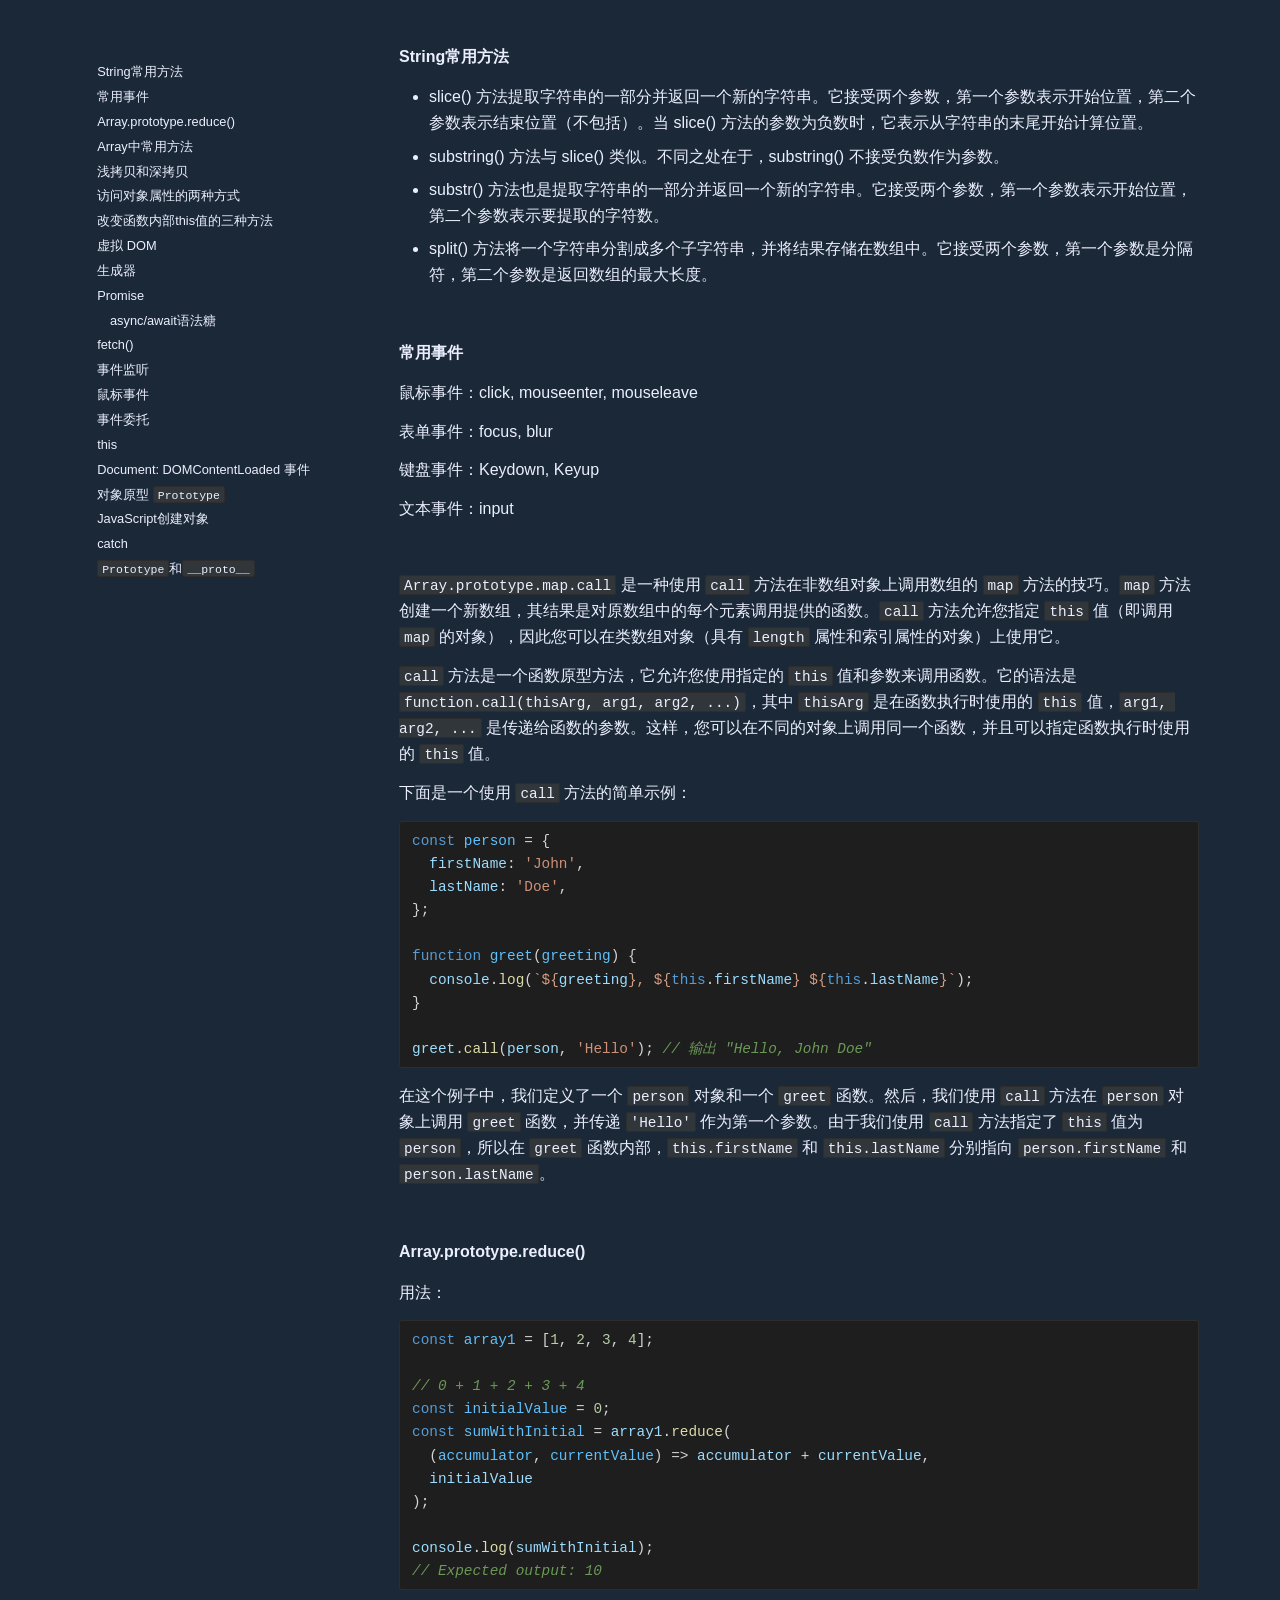
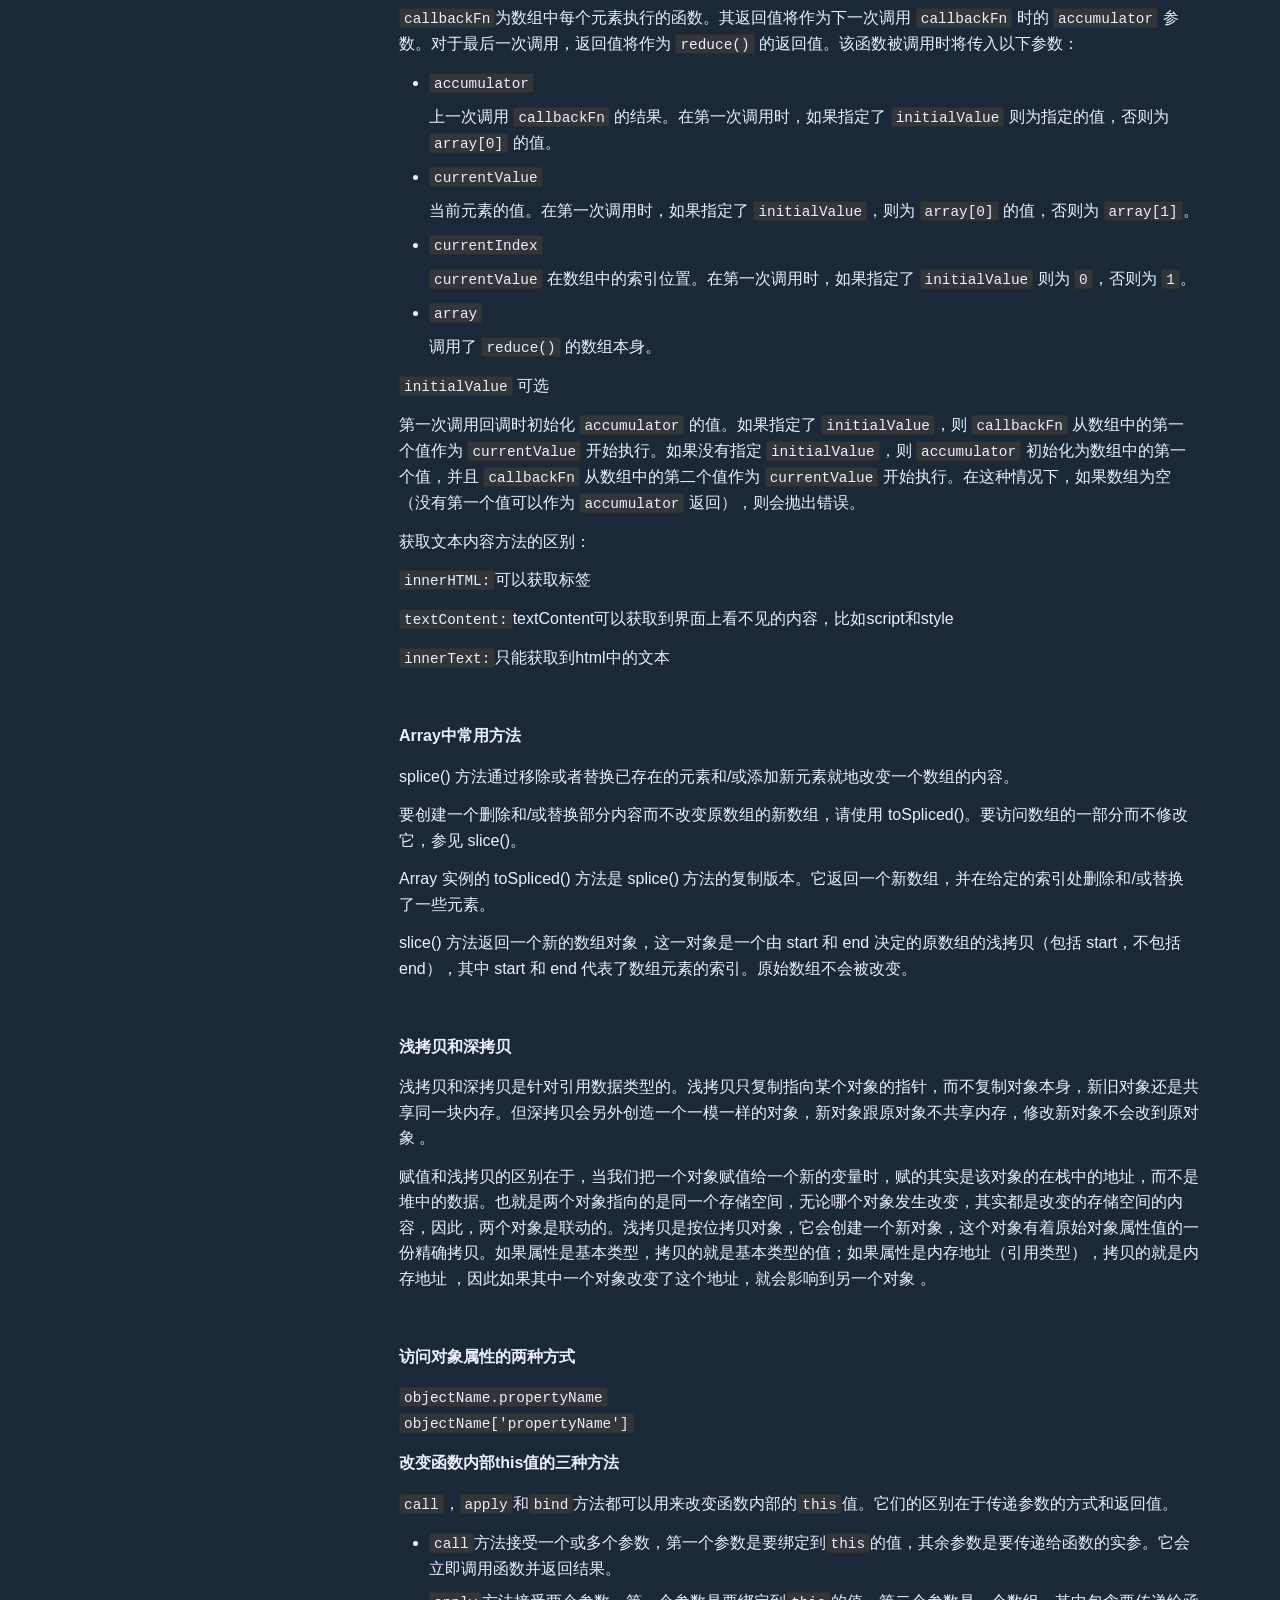
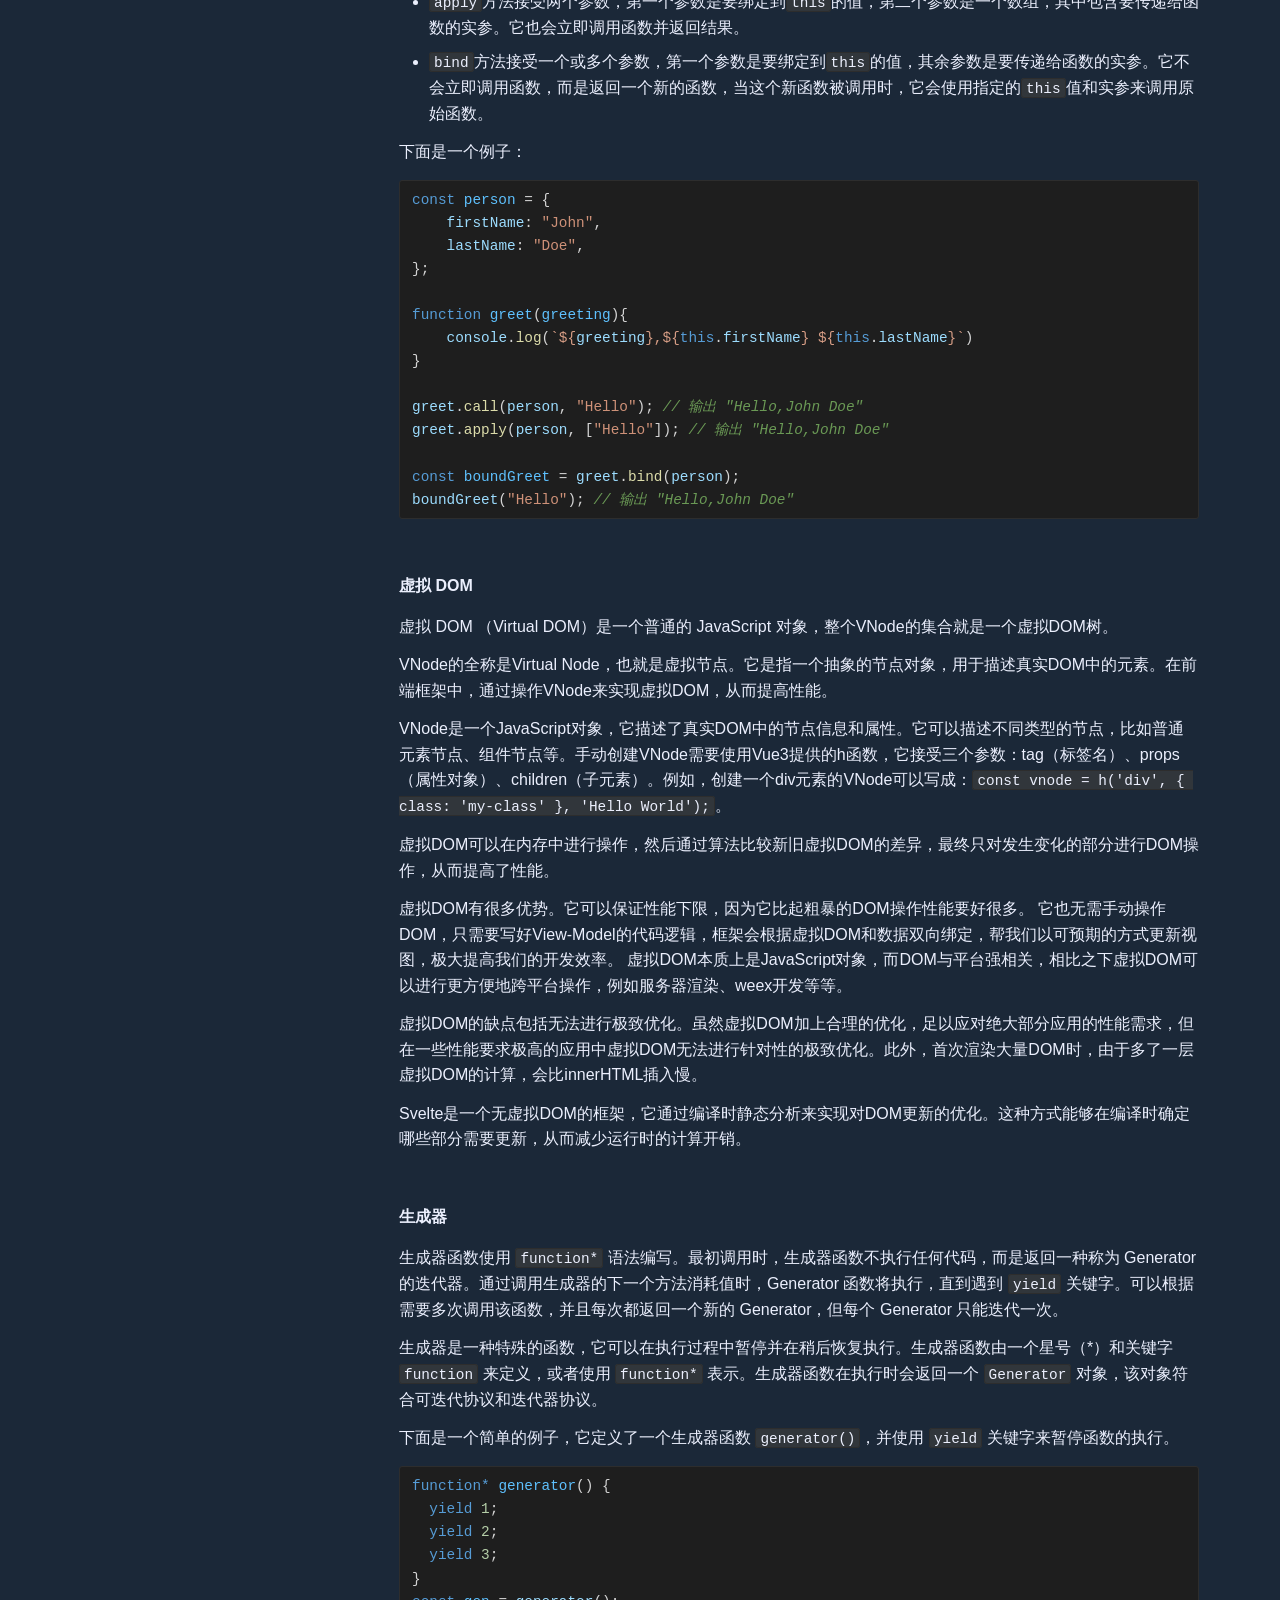
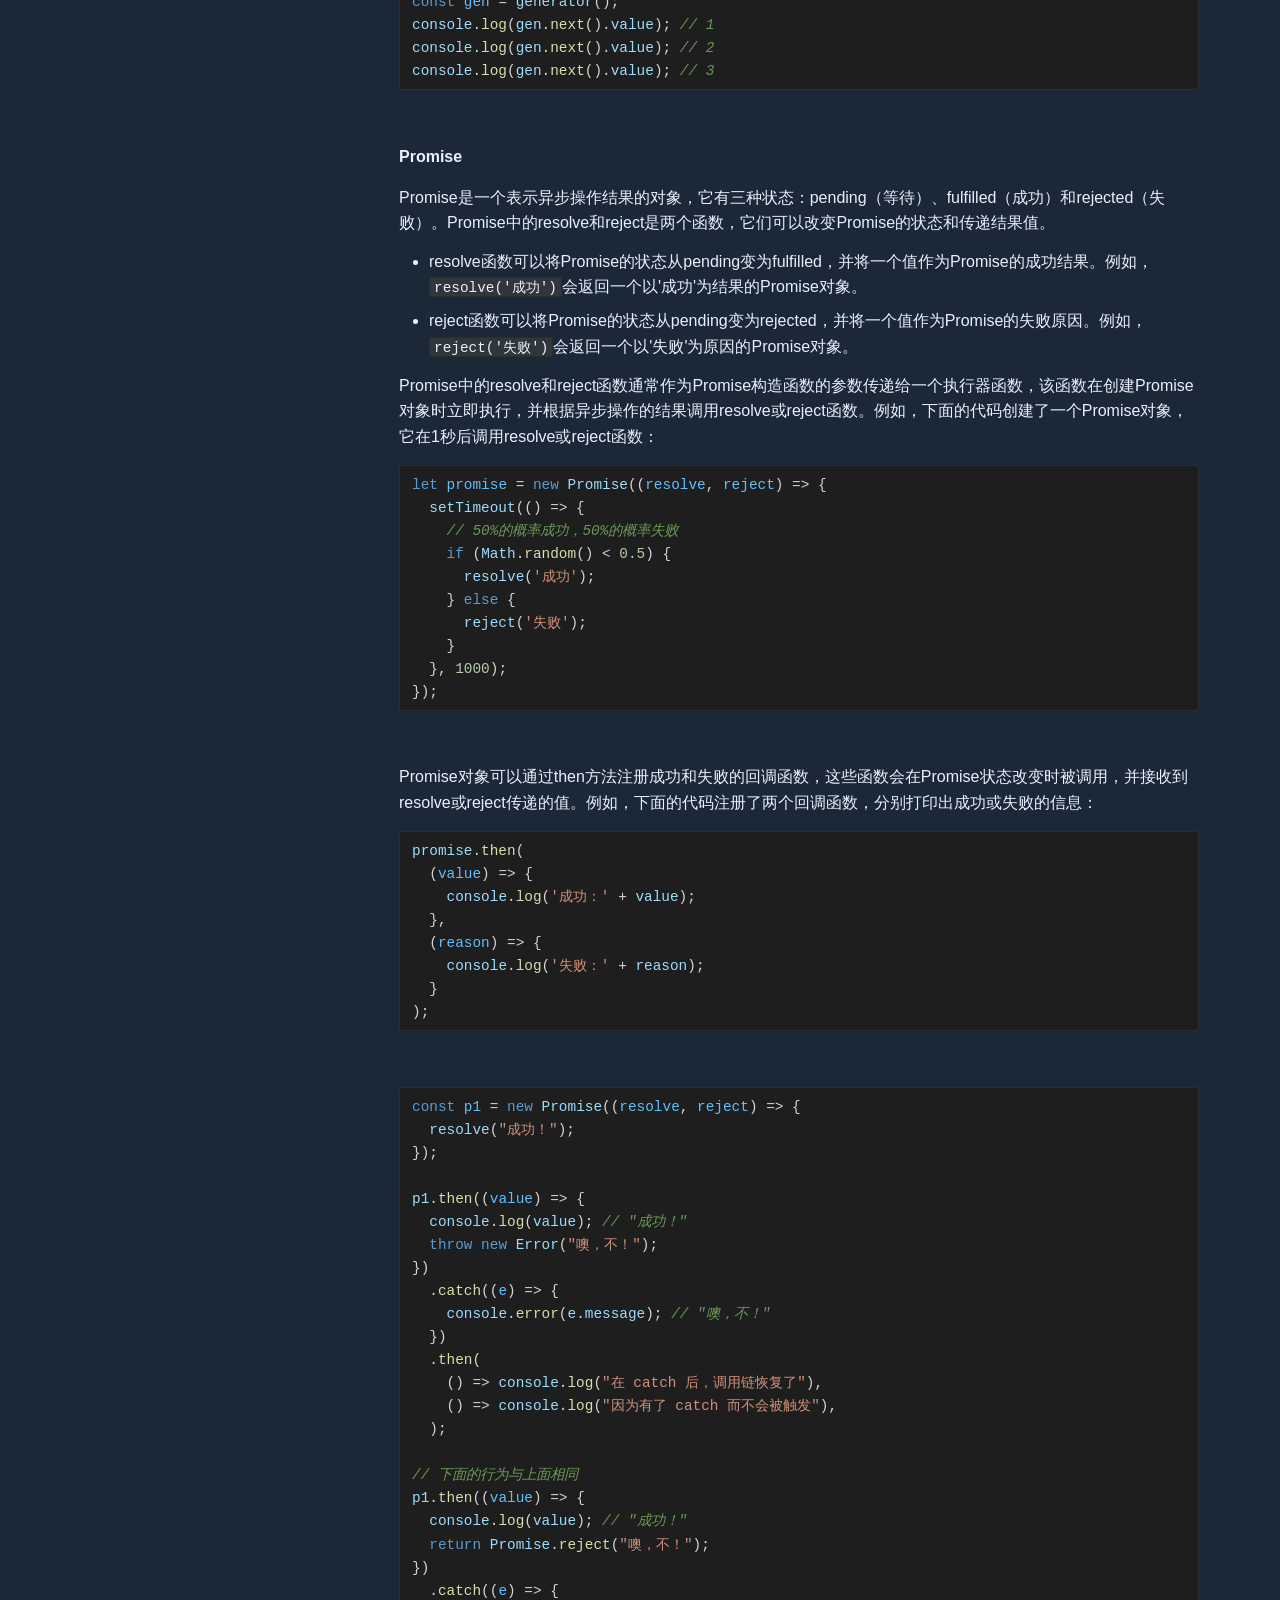
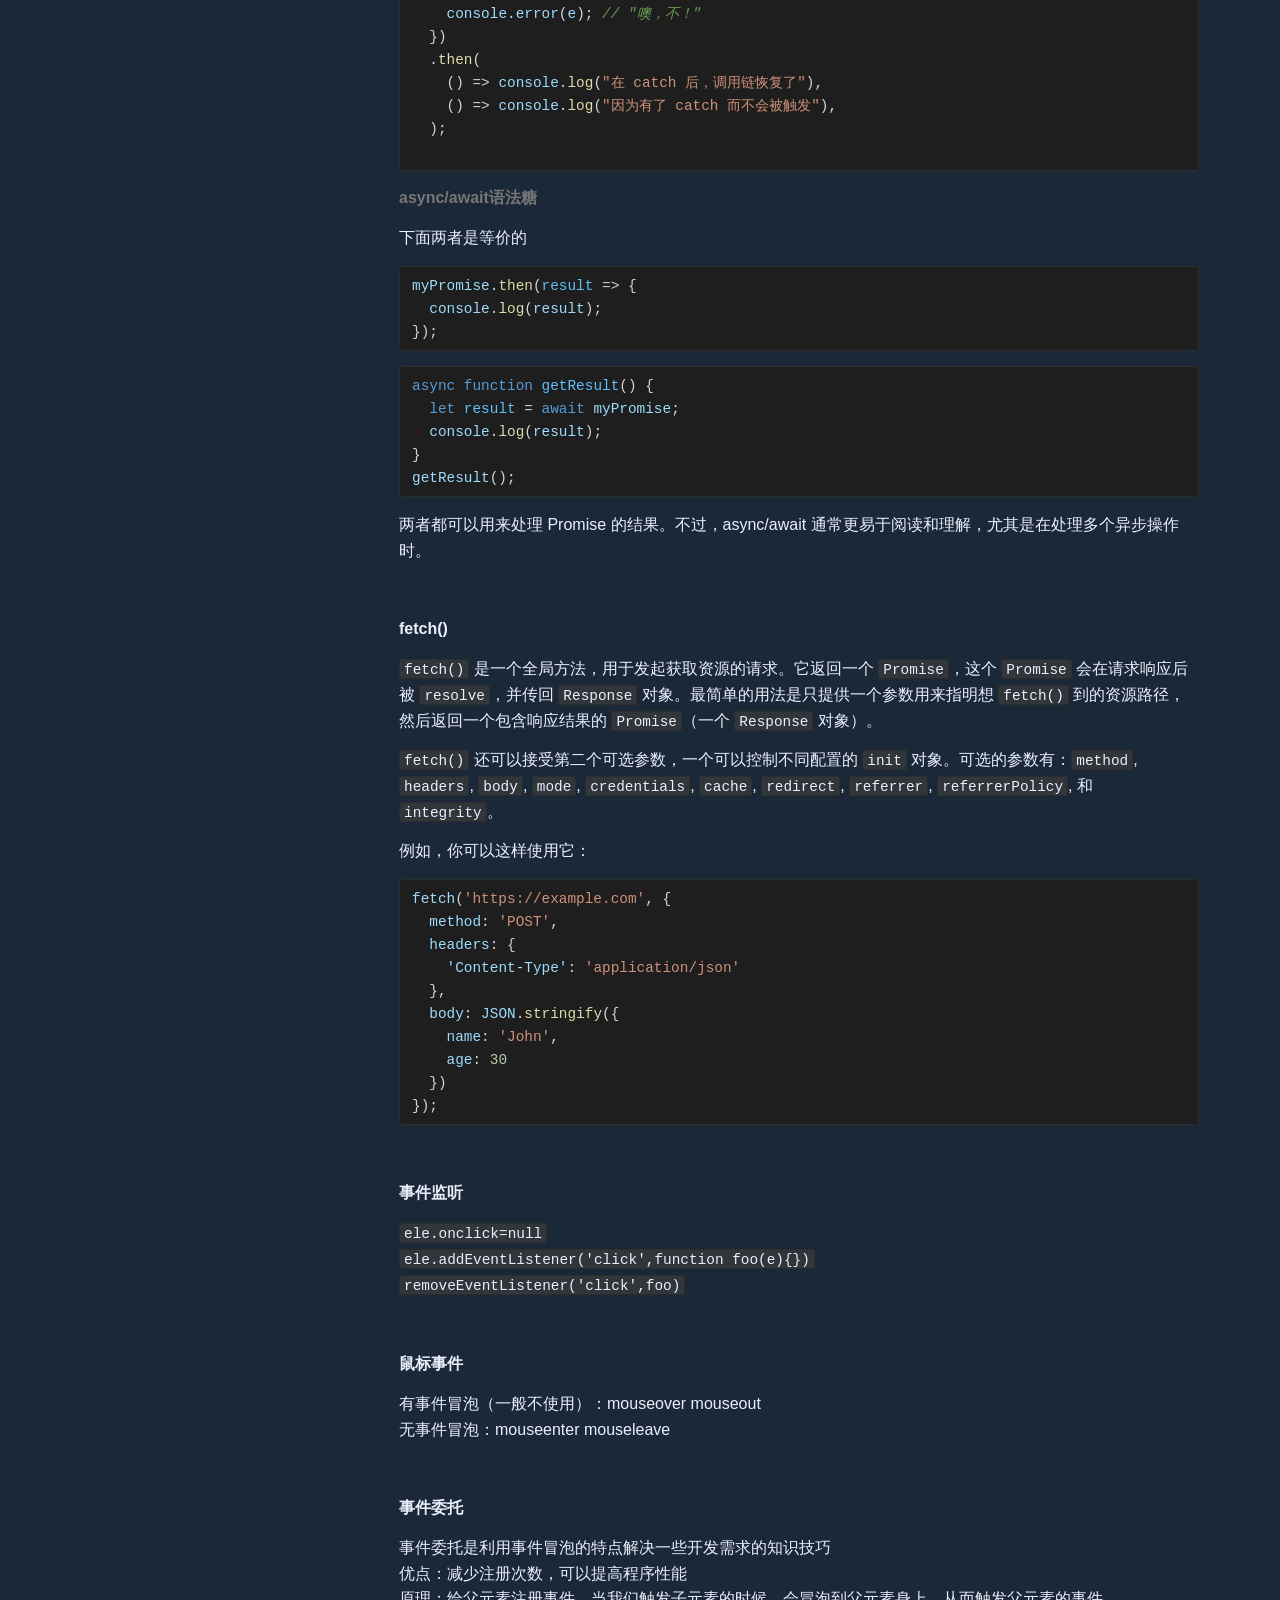
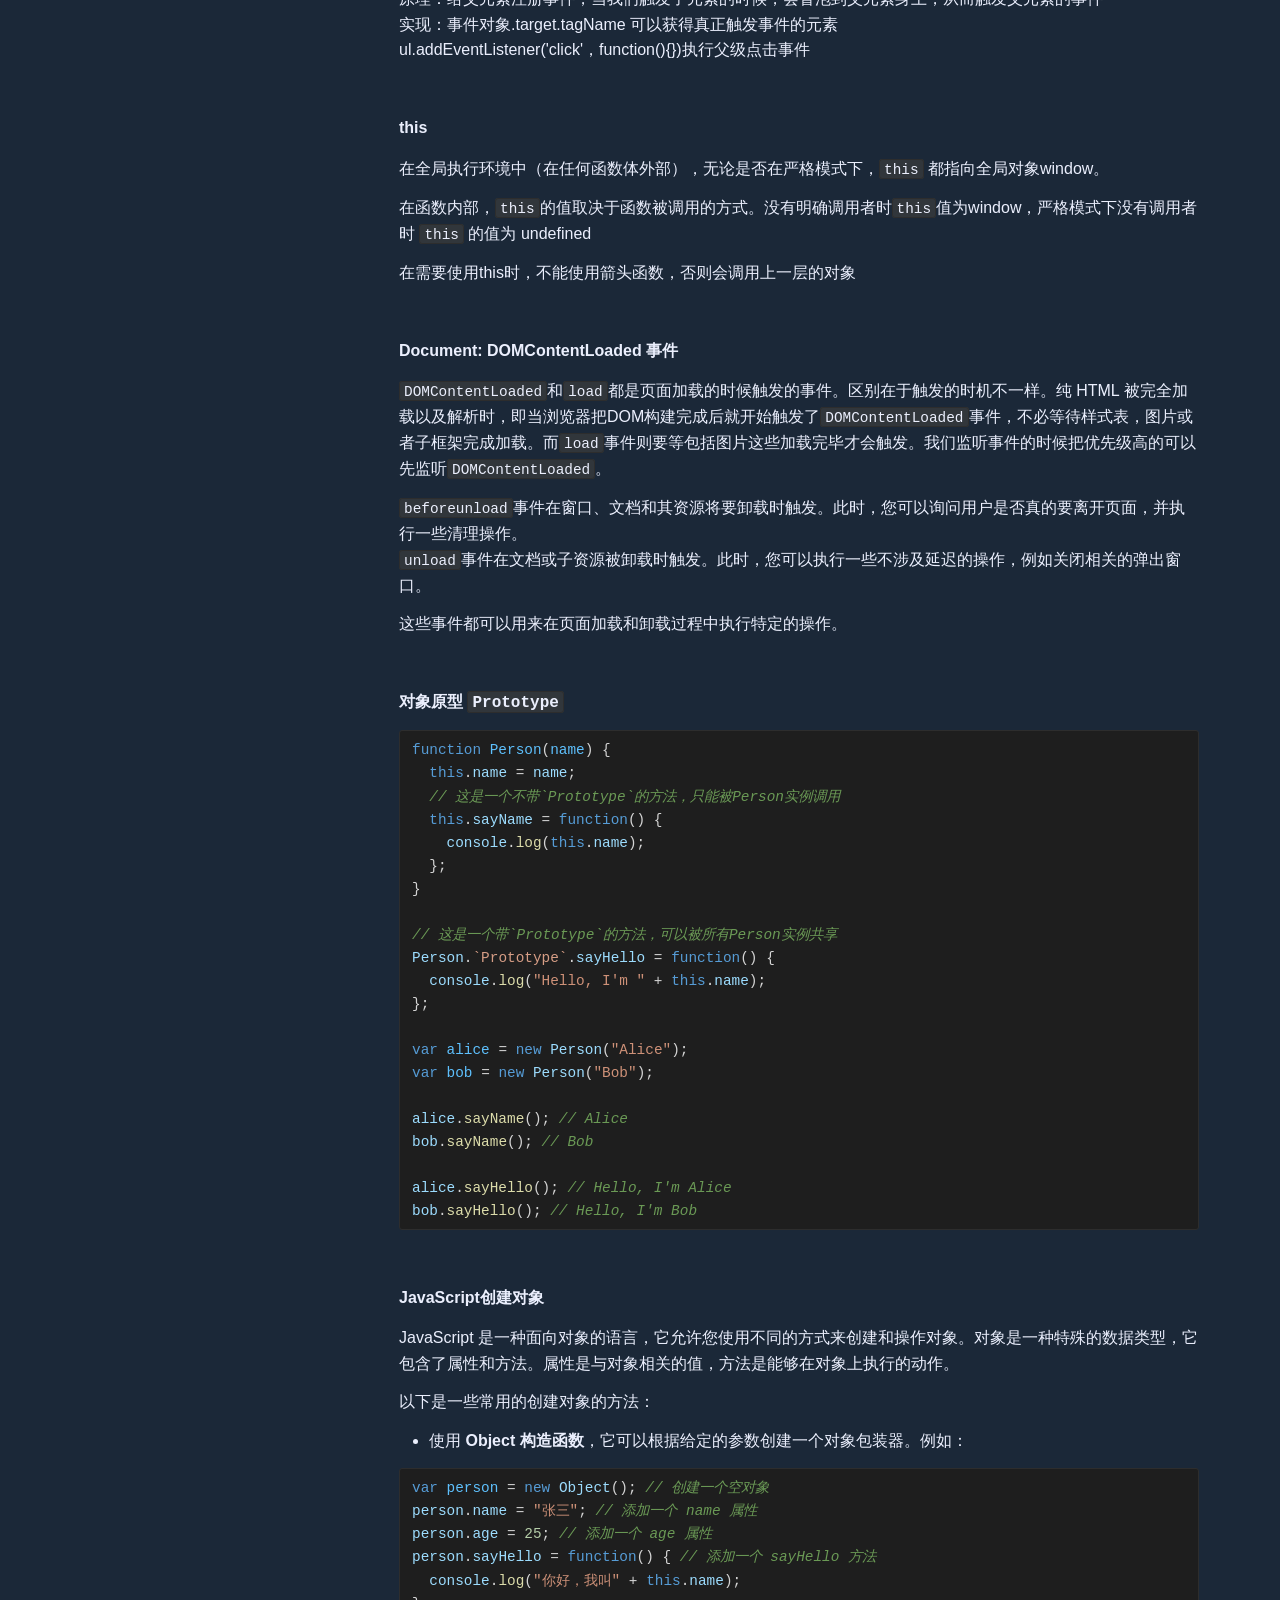
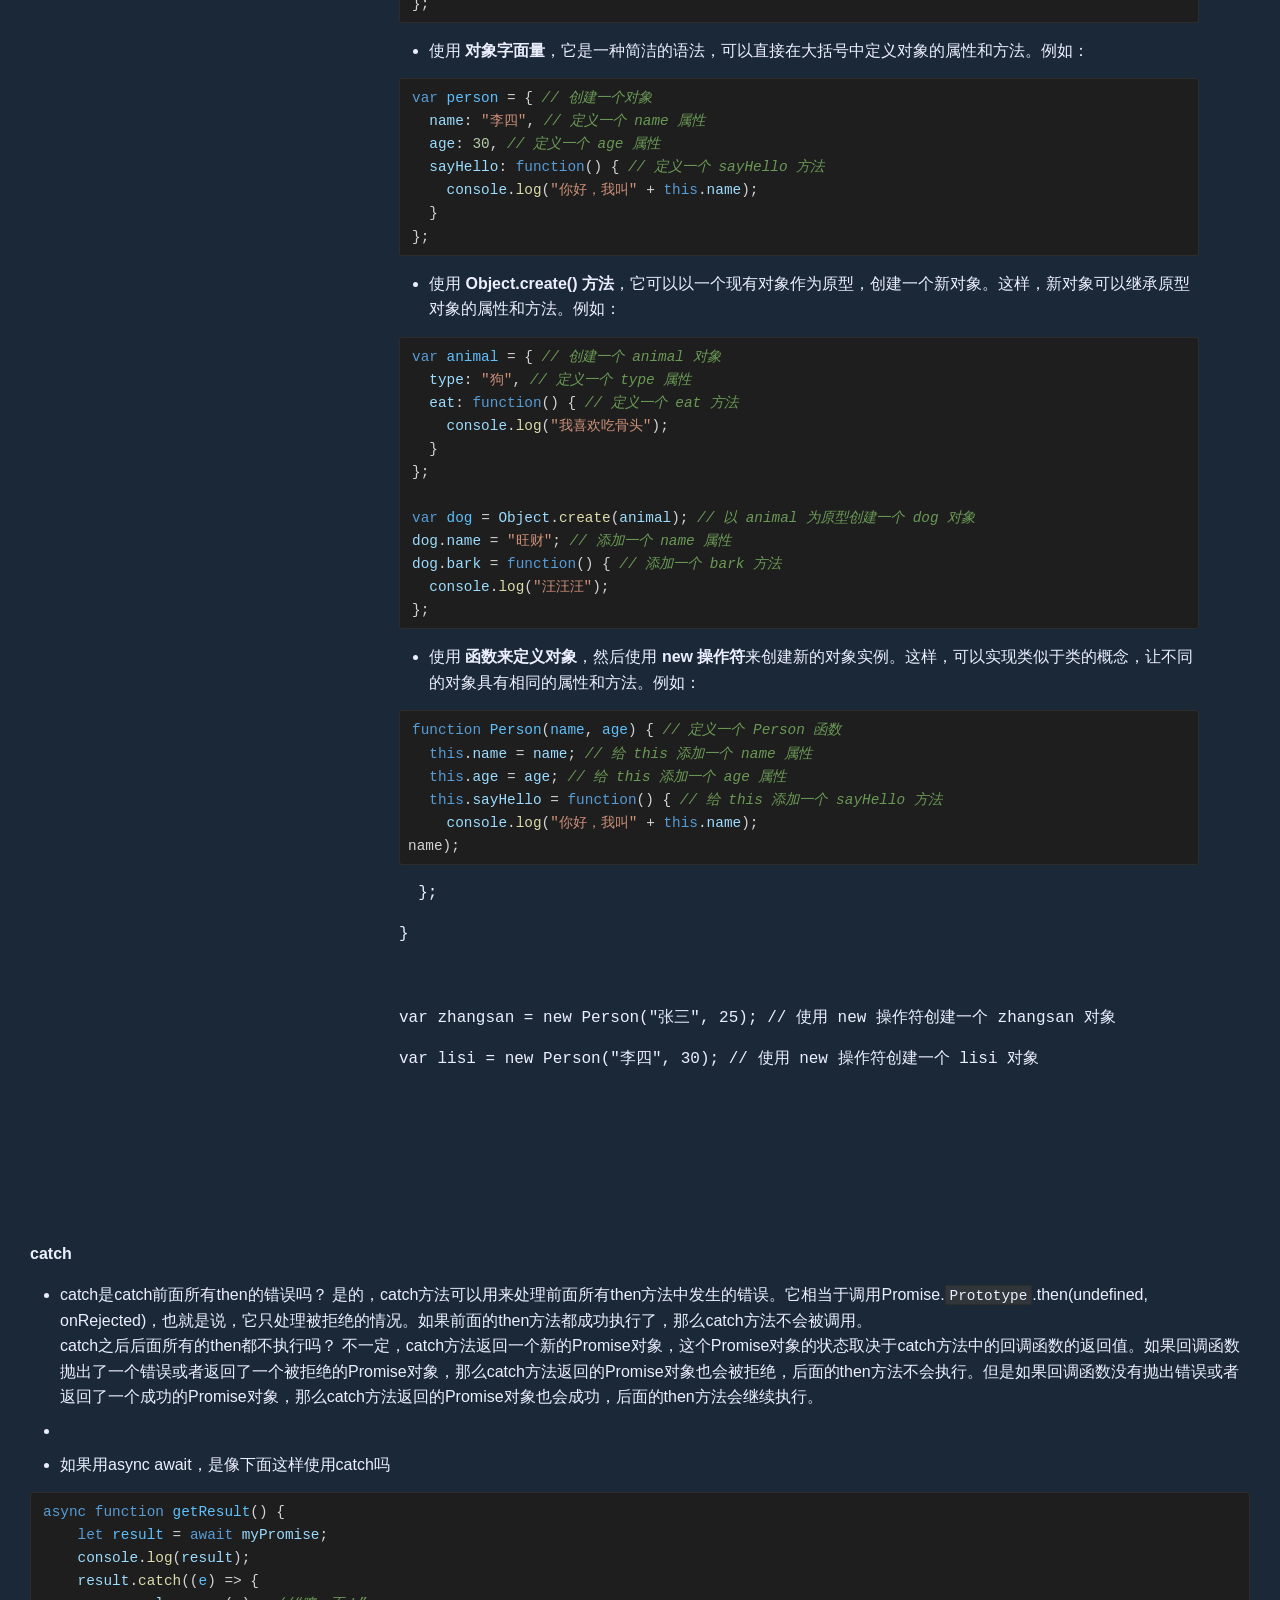
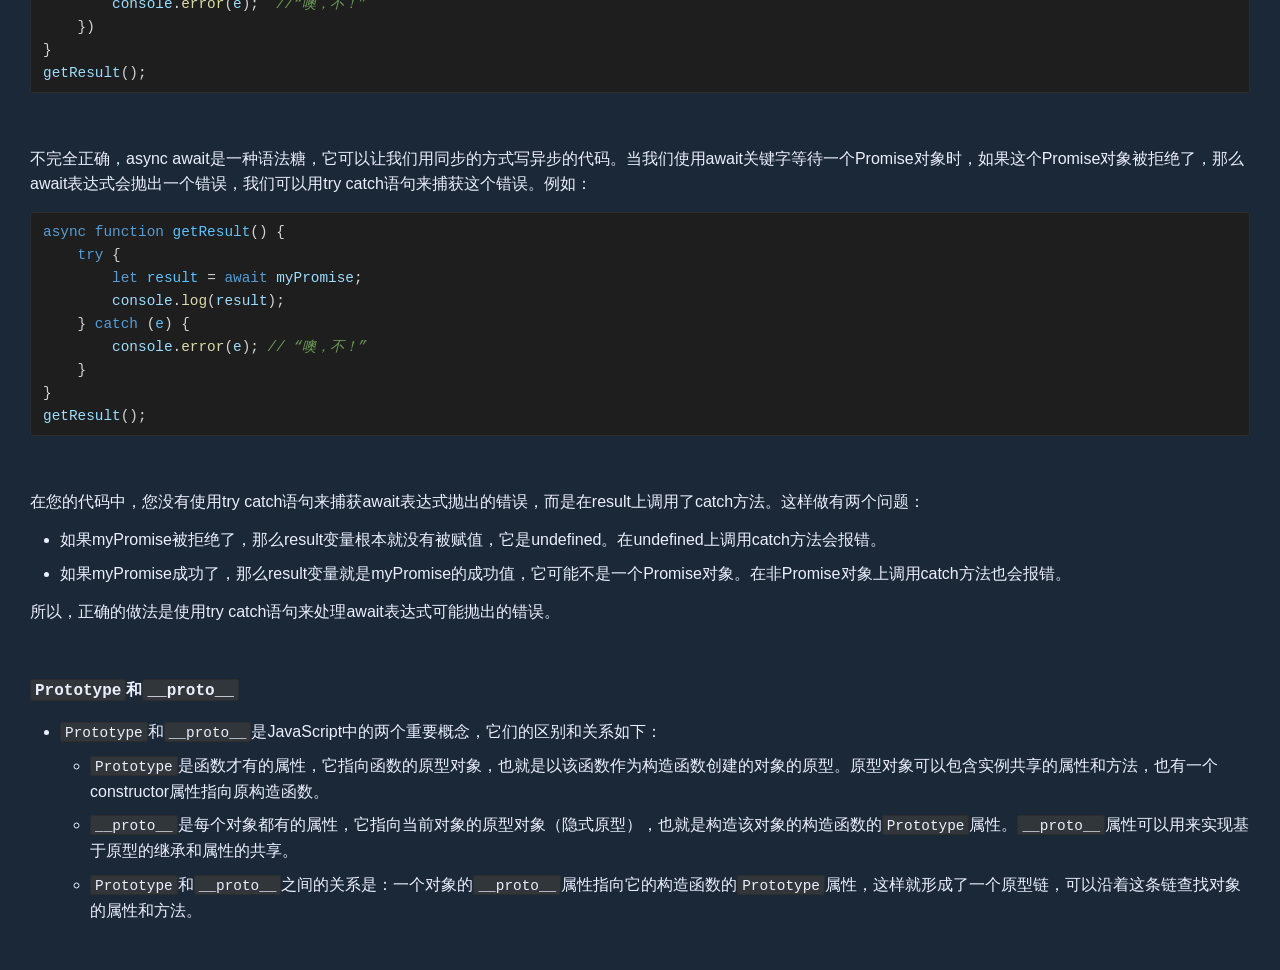
<file: note/JavaScript.html>
<!doctype html>
<html>
<head>
<meta charset='UTF-8'><meta name='viewport' content='width=device-width initial-scale=1'>

<link href='https://fonts.googleapis.com/css?family=Open+Sans:400italic,700italic,700,400&subset=latin,latin-ext' rel='stylesheet' type='text/css' />
<link rel="stylesheet" href="../styles/typora-common.css">
<title>JavaScript</title>
</head>
<body class='typora-export os-windows typora-export-show-outline typora-export-no-collapse-outline'><div class='typora-export-content'>
<div class="typora-export-sidebar"><div class="outline-content"><li class="outline-item-wrapper outline-h5"><div class="outline-item"><span class="outline-expander"></span><a class="outline-label" href="#string常用方法">String常用方法</a></div><ul class="outline-children"></ul></li><li class="outline-item-wrapper outline-h5"><div class="outline-item"><span class="outline-expander"></span><a class="outline-label" href="#常用事件">常用事件</a></div><ul class="outline-children"></ul></li><li class="outline-item-wrapper outline-h5"><div class="outline-item"><span class="outline-expander"></span><a class="outline-label" href="#arrayprototypereduce">Array.prototype.reduce()</a></div><ul class="outline-children"></ul></li><li class="outline-item-wrapper outline-h5"><div class="outline-item"><span class="outline-expander"></span><a class="outline-label" href="#array中常用方法">Array中常用方法</a></div><ul class="outline-children"></ul></li><li class="outline-item-wrapper outline-h5"><div class="outline-item"><span class="outline-expander"></span><a class="outline-label" href="#浅拷贝和深拷贝">浅拷贝和深拷贝</a></div><ul class="outline-children"></ul></li><li class="outline-item-wrapper outline-h5"><div class="outline-item"><span class="outline-expander"></span><a class="outline-label" href="#访问对象属性的两种方式">访问对象属性的两种方式</a></div><ul class="outline-children"></ul></li><li class="outline-item-wrapper outline-h5"><div class="outline-item"><span class="outline-expander"></span><a class="outline-label" href="#改变函数内部this值的三种方法">改变函数内部this值的三种方法</a></div><ul class="outline-children"></ul></li><li class="outline-item-wrapper outline-h5"><div class="outline-item"><span class="outline-expander"></span><a class="outline-label" href="#虚拟-dom">虚拟 DOM</a></div><ul class="outline-children"></ul></li><li class="outline-item-wrapper outline-h5"><div class="outline-item"><span class="outline-expander"></span><a class="outline-label" href="#生成器">生成器</a></div><ul class="outline-children"></ul></li><li class="outline-item-wrapper outline-h5"><div class="outline-item"><span class="outline-expander"></span><a class="outline-label" href="#promise">Promise</a></div><ul class="outline-children"><li class="outline-item-wrapper outline-h6"><div class="outline-item"><span class="outline-expander"></span><a class="outline-label" href="#asyncawait语法糖">async/await语法糖</a></div><ul class="outline-children"></ul></li></ul></li><li class="outline-item-wrapper outline-h5"><div class="outline-item"><span class="outline-expander"></span><a class="outline-label" href="#fetch">fetch()</a></div><ul class="outline-children"></ul></li><li class="outline-item-wrapper outline-h5"><div class="outline-item"><span class="outline-expander"></span><a class="outline-label" href="#事件监听">事件监听</a></div><ul class="outline-children"></ul></li><li class="outline-item-wrapper outline-h5"><div class="outline-item"><span class="outline-expander"></span><a class="outline-label" href="#鼠标事件">鼠标事件</a></div><ul class="outline-children"></ul></li><li class="outline-item-wrapper outline-h5"><div class="outline-item"><span class="outline-expander"></span><a class="outline-label" href="#事件委托">事件委托</a></div><ul class="outline-children"></ul></li><li class="outline-item-wrapper outline-h5"><div class="outline-item"><span class="outline-expander"></span><a class="outline-label" href="#this">this</a></div><ul class="outline-children"></ul></li><li class="outline-item-wrapper outline-h5"><div class="outline-item"><span class="outline-expander"></span><a class="outline-label" href="#document-domcontentloaded-事件">Document: DOMContentLoaded 事件</a></div><ul class="outline-children"></ul></li><li class="outline-item-wrapper outline-h5"><div class="outline-item"><span class="outline-expander"></span><a class="outline-label" href="#对象原型-prototype">对象原型 <code>Prototype</code></a></div><ul class="outline-children"></ul></li><li class="outline-item-wrapper outline-h5"><div class="outline-item"><span class="outline-expander"></span><a class="outline-label" href="#javascript创建对象">JavaScript创建对象</a></div><ul class="outline-children"></ul></li><li class="outline-item-wrapper outline-h5"><div class="outline-item"><span class="outline-expander"></span><a class="outline-label" href="#catch">catch</a></div><ul class="outline-children"></ul></li><li class="outline-item-wrapper outline-h5"><div class="outline-item"><span class="outline-expander"></span><a class="outline-label" href="#prototype和proto"><code>Prototype</code>和<code>__proto__</code></a></div><ul class="outline-children"></ul></li></div></div><div id='write'  class=''><h5 id='string常用方法'><span>String常用方法</span></h5><ul><li><p><span>slice() 方法提取字符串的一部分并返回一个新的字符串。它接受两个参数，第一个参数表示开始位置，第二个参数表示结束位置（不包括）。当 slice() 方法的参数为负数时，它表示从字符串的末尾开始计算位置。</span></p></li><li><p><span>substring() 方法与 slice() 类似。不同之处在于，substring() 不接受负数作为参数。</span></p></li><li><p><span>substr() 方法也是提取字符串的一部分并返回一个新的字符串。它接受两个参数，第一个参数表示开始位置，第二个参数表示要提取的字符数。</span></p></li><li><p><span>split() 方法将一个字符串分割成多个子字符串，并将结果存储在数组中。它接受两个参数，第一个参数是分隔符，第二个参数是返回数组的最大长度。</span></p></li></ul><p>&nbsp;</p><h5 id='常用事件'><span>常用事件</span></h5><p><span>鼠标事件：click, mouseenter, mouseleave</span></p><p><span>表单事件：focus, blur</span></p><p><span>键盘事件：Keydown, Keyup</span></p><p><span>文本事件：input</span></p><p>&nbsp;</p><p><code>Array.prototype.map.call</code><span> 是一种使用 </span><code>call</code><span> 方法在非数组对象上调用数组的 </span><code>map</code><span> 方法的技巧。</span><code>map</code><span> 方法创建一个新数组，其结果是对原数组中的每个元素调用提供的函数。</span><code>call</code><span> 方法允许您指定 </span><code>this</code><span> 值（即调用 </span><code>map</code><span> 的对象），因此您可以在类数组对象（具有 </span><code>length</code><span> 属性和索引属性的对象）上使用它。</span></p><p><code>call</code><span> 方法是一个函数原型方法，它允许您使用指定的 </span><code>this</code><span> 值和参数来调用函数。它的语法是 </span><code>function.call(thisArg, arg1, arg2, ...)</code><span>，其中 </span><code>thisArg</code><span> 是在函数执行时使用的 </span><code>this</code><span> 值，</span><code>arg1, arg2, ...</code><span> 是传递给函数的参数。这样，您可以在不同的对象上调用同一个函数，并且可以指定函数执行时使用的 </span><code>this</code><span> 值。</span></p><p><span>下面是一个使用 </span><code>call</code><span> 方法的简单示例：</span></p><pre class="md-fences md-end-block ty-contain-cm modeLoaded" spellcheck="false" lang="javascript"><div class="CodeMirror cm-s-inner cm-s-null-scroll CodeMirror-wrap" lang="javascript"><div style="overflow: hidden; position: relative; width: 3px; height: 0px; top: 9.51562px; left: 8px;"><textarea autocorrect="off" autocapitalize="off" spellcheck="false" tabindex="0" style="position: absolute; bottom: -1em; padding: 0px; width: 1000px; height: 1em; outline: none;"></textarea></div><div class="CodeMirror-scrollbar-filler" cm-not-content="true"></div><div class="CodeMirror-gutter-filler" cm-not-content="true"></div><div class="CodeMirror-scroll" tabindex="-1"><div class="CodeMirror-sizer" style="margin-left: 0px; margin-bottom: 0px; border-right-width: 0px; padding-right: 0px; padding-bottom: 0px;"><div style="position: relative; top: 0px;"><div class="CodeMirror-lines" role="presentation"><div role="presentation" style="position: relative; outline: none;"><div class="CodeMirror-measure"><span><span>​</span>x</span></div><div class="CodeMirror-measure"></div><div style="position: relative; z-index: 1;"></div><div class="CodeMirror-code" role="presentation" style=""><div class="CodeMirror-activeline" style="position: relative;"><div class="CodeMirror-activeline-background CodeMirror-linebackground"></div><div class="CodeMirror-gutter-background CodeMirror-activeline-gutter" style="left: 0px; width: 0px;"></div><pre class=" CodeMirror-line " role="presentation"><span role="presentation" style="padding-right: 0.1px;"><span class="cm-keyword">const</span> <span class="cm-def">person</span> <span class="cm-operator">=</span> {</span></pre></div><pre class=" CodeMirror-line " role="presentation"><span role="presentation" style="padding-right: 0.1px;"> &nbsp;<span class="cm-property">firstName</span>: <span class="cm-string">'John'</span>,</span></pre><pre class=" CodeMirror-line " role="presentation"><span role="presentation" style="padding-right: 0.1px;"> &nbsp;<span class="cm-property">lastName</span>: <span class="cm-string">'Doe'</span>,</span></pre><pre class=" CodeMirror-line " role="presentation"><span role="presentation" style="padding-right: 0.1px;">};</span></pre><pre class=" CodeMirror-line " role="presentation"><span role="presentation" style="padding-right: 0.1px;"><span cm-text="" cm-zwsp="">
</span></span></pre><pre class=" CodeMirror-line " role="presentation"><span role="presentation" style="padding-right: 0.1px;"><span class="cm-keyword">function</span> <span class="cm-def">greet</span>(<span class="cm-def">greeting</span>) {</span></pre><pre class=" CodeMirror-line " role="presentation"><span role="presentation" style="padding-right: 0.1px;"> &nbsp;<span class="cm-variable">console</span>.<span class="cm-function">log</span>(<span class="cm-string-2">`${</span><span class="cm-variable-2">greeting</span><span class="cm-string-2">}, ${</span><span class="cm-keyword">this</span>.<span class="cm-property">firstName</span><span class="cm-string-2">}</span> <span class="cm-string-2">${</span><span class="cm-keyword">this</span>.<span class="cm-property">lastName</span><span class="cm-string-2">}`</span>);</span></pre><pre class=" CodeMirror-line " role="presentation"><span role="presentation" style="padding-right: 0.1px;">}</span></pre><pre class=" CodeMirror-line " role="presentation"><span role="presentation" style="padding-right: 0.1px;"><span cm-text="" cm-zwsp="">
</span></span></pre><pre class=" CodeMirror-line " role="presentation"><span role="presentation" style="padding-right: 0.1px;"><span class="cm-variable">greet</span>.<span class="cm-function">call</span>(<span class="cm-variable">person</span>, <span class="cm-string">'Hello'</span>); <span class="cm-comment">// 输出 "Hello, John Doe"</span></span></pre></div></div></div></div></div><div style="position: absolute; height: 0px; width: 1px; border-bottom: 0px solid transparent; top: 253px;"></div><div class="CodeMirror-gutters" style="display: none; height: 253px;"></div></div></div></pre><p><span>在这个例子中，我们定义了一个 </span><code>person</code><span> 对象和一个 </span><code>greet</code><span> 函数。然后，我们使用 </span><code>call</code><span> 方法在 </span><code>person</code><span> 对象上调用 </span><code>greet</code><span> 函数，并传递 </span><code>&#39;Hello&#39;</code><span> 作为第一个参数。由于我们使用 </span><code>call</code><span> 方法指定了 </span><code>this</code><span> 值为 </span><code>person</code><span>，所以在 </span><code>greet</code><span> 函数内部，</span><code>this.firstName</code><span> 和 </span><code>this.lastName</code><span> 分别指向 </span><code>person.firstName</code><span> 和 </span><code>person.lastName</code><span>。</span></p><p>&nbsp;</p><h5 id='arrayprototypereduce'><span>Array.prototype.reduce()</span></h5><p><span>用法：</span></p><pre class="md-fences md-end-block ty-contain-cm modeLoaded" spellcheck="false" lang="javascript"><div class="CodeMirror cm-s-inner cm-s-null-scroll CodeMirror-wrap" lang="javascript"><div style="overflow: hidden; position: relative; width: 3px; height: 0px; top: 170.734px; left: 25.3542px;"><textarea autocorrect="off" autocapitalize="off" spellcheck="false" tabindex="0" style="position: absolute; bottom: -1em; padding: 0px; width: 1000px; height: 1em; outline: none;"></textarea></div><div class="CodeMirror-scrollbar-filler" cm-not-content="true"></div><div class="CodeMirror-gutter-filler" cm-not-content="true"></div><div class="CodeMirror-scroll" tabindex="-1"><div class="CodeMirror-sizer" style="margin-left: 0px; margin-bottom: 0px; border-right-width: 0px; padding-right: 0px; padding-bottom: 0px;"><div style="position: relative; top: 0px;"><div class="CodeMirror-lines" role="presentation"><div role="presentation" style="position: relative; outline: none;"><div class="CodeMirror-measure"></div><div class="CodeMirror-measure"></div><div style="position: relative; z-index: 1;"></div><div class="CodeMirror-code" role="presentation" style=""><div class="" style="position: relative;"><pre class=" CodeMirror-line " role="presentation"><span role="presentation" style="padding-right: 0.1px;"><span class="cm-keyword">const</span> <span class="cm-def">array1</span> <span class="cm-operator">=</span> [<span class="cm-number">1</span>, <span class="cm-number">2</span>, <span class="cm-number">3</span>, <span class="cm-number">4</span>];</span></pre></div><pre class=" CodeMirror-line " role="presentation"><span role="presentation" style="padding-right: 0.1px;"><span cm-text="" cm-zwsp=""></span></span></pre><pre class=" CodeMirror-line "role="presentation"><span role="presentation" style="padding-right: 0.1px;"><span class="cm-comment">// 0 + 1 + 2 + 3 + 4</span></span></pre><pre class=" CodeMirror-line "role="presentation"><span role="presentation" style="padding-right: 0.1px;"><span class="cm-keyword">const</span> <span class="cm-def">initialValue</span> <span class="cm-operator">=</span> <span class="cm-number">0</span>;</span></pre><pre class=" CodeMirror-line "role="presentation"><span role="presentation" style="padding-right: 0.1px;"><span class="cm-keyword">const</span> <span class="cm-def">sumWithInitial</span> <span class="cm-operator">=</span> <span class="cm-variable">array1</span>.<span class="cm-function">reduce</span>(</span></pre><pre class=" CodeMirror-line "role="presentation"><span role="presentation" style="padding-right: 0.1px;">  (<span class="cm-def">accumulator</span>, <span class="cm-def">currentValue</span>) <span class="cm-operator">=&gt;</span> <span class="cm-variable-2">accumulator</span> <span class="cm-operator">+</span> <span class="cm-variable-2">currentValue</span>,</span></pre><pre class=" CodeMirror-line "role="presentation"><span role="presentation" style="padding-right: 0.1px;"> &nbsp;<span class="cm-variable">initialValue</span></span></pre><div class="CodeMirror-activeline" style="position: relative;"><div class="CodeMirror-activeline-background CodeMirror-linebackground"></div><div class="CodeMirror-gutter-background CodeMirror-activeline-gutter" style="left: 0px; width: 0px;"></div><pre class=" CodeMirror-line "role="presentation"><span role="presentation" style="padding-right: 0.1px;">);</span></pre></div><div class="" style="position: relative;"><pre class=" CodeMirror-line " role="presentation"><span role="presentation" style="padding-right: 0.1px;"><span cm-text="" cm-zwsp=""></span></span></pre></div><div class="" style="position: relative;"><pre class=" CodeMirror-line "role="presentation"><span role="presentation" style="padding-right: 0.1px;"><span class="cm-variable">console</span>.<span class="cm-function">log</span>(<span class="cm-variable">sumWithInitial</span>);</span></pre></div><pre class=" CodeMirror-line "role="presentation"><span role="presentation" style="padding-right: 0.1px;"><span class="cm-comment">// Expected output: 10</span></span></pre></div></body>
<div style="position: absolute; height: 0px; width: 1px; border-bottom: 0px solid transparent; top: 276px;"></div><div class="CodeMirror-gutters" style="display: none; height: 276px;"></div></div></div></pre><p><code>callbackFn</code><span>为数组中每个元素执行的函数。其返回值将作为下一次调用 </span><code>callbackFn</code><span> 时的 </span><code>accumulator</code><span> 参数。对于最后一次调用，返回值将作为 </span><code>reduce()</code><span> 的返回值。该函数被调用时将传入以下参数：</span></p><ul><li><p><code>accumulator</code></p><p><span>上一次调用 </span><code>callbackFn</code><span> 的结果。在第一次调用时，如果指定了 </span><code>initialValue</code><span> 则为指定的值，否则为 </span><code>array[0]</code><span> 的值。</span></p></li><li><p><code>currentValue</code></p><p><span>当前元素的值。在第一次调用时，如果指定了 </span><code>initialValue</code><span>，则为 </span><code>array[0]</code><span> 的值，否则为 </span><code>array[1]</code><span>。</span></p></li><li><p><code>currentIndex</code></p><p><code>currentValue</code><span> 在数组中的索引位置。在第一次调用时，如果指定了 </span><code>initialValue</code><span> 则为 </span><code>0</code><span>，否则为 </span><code>1</code><span>。</span></p></li><li><p><code>array</code></p><p><span>调用了 </span><code>reduce()</code><span> 的数组本身。</span></p></li></ul><p><code>initialValue</code><span> 可选</span></p><p><span>第一次调用回调时初始化 </span><code>accumulator</code><span> 的值。如果指定了 </span><code>initialValue</code><span>，则 </span><code>callbackFn</code><span> 从数组中的第一个值作为 </span><code>currentValue</code><span> 开始执行。如果没有指定 </span><code>initialValue</code><span>，则 </span><code>accumulator</code><span> 初始化为数组中的第一个值，并且 </span><code>callbackFn</code><span> 从数组中的第二个值作为 </span><code>currentValue</code><span> 开始执行。在这种情况下，如果数组为空（没有第一个值可以作为 </span><code>accumulator</code><span> 返回），则会抛出错误。</span></p><p><span>获取文本内容方法的区别：</span></p><p><code>innerHTML:</code><span>可以获取标签</span></p><p><code>textContent:</code><span>textContent可以获取到界面上看不见的内容，比如script和style</span></p><p><code>innerText:</code><span>只能获取到html中的文本</span></p><p>&nbsp;</p><h5 id='array中常用方法'><span>Array中常用方法</span></h5><p><span>splice() 方法通过移除或者替换已存在的元素和/或添加新元素就地改变一个数组的内容。</span></p><p><span>要创建一个删除和/或替换部分内容而不改变原数组的新数组，请使用 toSpliced()。要访问数组的一部分而不修改它，参见 slice()。</span></p><p><span>Array 实例的 toSpliced() 方法是 splice() 方法的复制版本。它返回一个新数组，并在给定的索引处删除和/或替换了一些元素。</span></p><p><span>slice() 方法返回一个新的数组对象，这一对象是一个由 start 和 end 决定的原数组的浅拷贝（包括 start，不包括 end），其中 start 和 end 代表了数组元素的索引。原始数组不会被改变。</span></p><p>&nbsp;</p><h5 id='浅拷贝和深拷贝'><span>浅拷贝和深拷贝</span></h5><p><span>浅拷贝和深拷贝是针对引用数据类型的。浅拷贝只复制指向某个对象的指针，而不复制对象本身，新旧对象还是共享同一块内存。但深拷贝会另外创造一个一模一样的对象，新对象跟原对象不共享内存，修改新对象不会改到原对象 。</span></p><p><span>赋值和浅拷贝的区别在于，当我们把一个对象赋值给一个新的变量时，赋的其实是该对象的在栈中的地址，而不是堆中的数据。也就是两个对象指向的是同一个存储空间，无论哪个对象发生改变，其实都是改变的存储空间的内容，因此，两个对象是联动的。浅拷贝是按位拷贝对象，它会创建一个新对象，这个对象有着原始对象属性值的一份精确拷贝。如果属性是基本类型，拷贝的就是基本类型的值；如果属性是内存地址（引用类型），拷贝的就是内存地址 ，因此如果其中一个对象改变了这个地址，就会影响到另一个对象 。</span></p><p>&nbsp;</p><h5 id='访问对象属性的两种方式'><span>访问对象属性的两种方式</span></h5><p><code>objectName.propertyName</code>
<code>objectName[&#39;propertyName&#39;]</code></p><h5 id='改变函数内部this值的三种方法'><span>改变函数内部this值的三种方法</span></h5><p><code>call</code><span>，</span><code>apply</code><span>和</span><code>bind</code><span>方法都可以用来改变函数内部的</span><code>this</code><span>值。它们的区别在于传递参数的方式和返回值。</span></p><ul><li><p><code>call</code><span>方法接受一个或多个参数，第一个参数是要绑定到</span><code>this</code><span>的值，其余参数是要传递给函数的实参。它会立即调用函数并返回结果。</span></p></li><li><p><code>apply</code><span>方法接受两个参数，第一个参数是要绑定到</span><code>this</code><span>的值，第二个参数是一个数组，其中包含要传递给函数的实参。它也会立即调用函数并返回结果。</span></p></li><li><p><code>bind</code><span>方法接受一个或多个参数，第一个参数是要绑定到</span><code>this</code><span>的值，其余参数是要传递给函数的实参。它不会立即调用函数，而是返回一个新的函数，当这个新函数被调用时，它会使用指定的</span><code>this</code><span>值和实参来调用原始函数。</span></p></li></ul><p><span>下面是一个例子：</span></p><pre class="md-fences md-end-block ty-contain-cm modeLoaded" spellcheck="false" lang="javascript" style="break-inside: unset;"><div class="CodeMirror cm-s-inner cm-s-null-scroll CodeMirror-wrap" lang="javascript"><div style="overflow: hidden; position: relative; width: 3px; height: 0px; top: 9.51562px; left: 8px;"><textarea autocorrect="off" autocapitalize="off" spellcheck="false" tabindex="0" style="position: absolute; bottom: -1em; padding: 0px; width: 1000px; height: 1em; outline: none;"></textarea></div><div class="CodeMirror-scrollbar-filler" cm-not-content="true"></div><div class="CodeMirror-gutter-filler" cm-not-content="true"></div><div class="CodeMirror-scroll" tabindex="-1"><div class="CodeMirror-sizer" style="margin-left: 0px; margin-bottom: 0px; border-right-width: 0px; padding-right: 0px; padding-bottom: 0px;"><div style="position: relative; top: 0px;"><div class="CodeMirror-lines" role="presentation"><div role="presentation" style="position: relative; outline: none;"><div class="CodeMirror-measure"><pre><span>xxxxxxxxxx</span></pre></div><div class="CodeMirror-measure"></div><div style="position: relative; z-index: 1;"></div><div class="CodeMirror-code" role="presentation" style=""><div class="CodeMirror-activeline" style="position: relative;"><div class="CodeMirror-activeline-background CodeMirror-linebackground"></div><div class="CodeMirror-gutter-background CodeMirror-activeline-gutter" style="left: 0px; width: 0px;"></div><pre class=" CodeMirror-line " role="presentation"><span role="presentation" style="padding-right: 0.1px;"><span class="cm-keyword">const</span> <span class="cm-def">person</span> <span class="cm-operator">=</span> {</span></pre></div><pre class=" CodeMirror-line " role="presentation"><span role="presentation" style="padding-right: 0.1px;"> &nbsp; &nbsp;<span class="cm-property">firstName</span>: <span class="cm-string">"John"</span>,</span></pre><pre class=" CodeMirror-line " role="presentation"><span role="presentation" style="padding-right: 0.1px;"> &nbsp; &nbsp;<span class="cm-property">lastName</span>: <span class="cm-string">"Doe"</span>,</span></pre><pre class=" CodeMirror-line " role="presentation"><span role="presentation" style="padding-right: 0.1px;">};</span></pre><pre class=" CodeMirror-line " role="presentation"><span role="presentation" style="padding-right: 0.1px;"><span cm-text="" cm-zwsp="">
</span></span></pre><pre class=" CodeMirror-line " role="presentation"><span role="presentation" style="padding-right: 0.1px;"><span class="cm-keyword">function</span> <span class="cm-def">greet</span>(<span class="cm-def">greeting</span>){</span></pre><pre class=" CodeMirror-line " role="presentation"><span role="presentation" style="padding-right: 0.1px;"> &nbsp; &nbsp;<span class="cm-variable">console</span>.<span class="cm-function">log</span>(<span class="cm-string-2">`${</span><span class="cm-variable-2">greeting</span><span class="cm-string-2">},${</span><span class="cm-keyword">this</span>.<span class="cm-property">firstName</span><span class="cm-string-2">}</span> <span class="cm-string-2">${</span><span class="cm-keyword">this</span>.<span class="cm-property">lastName</span><span class="cm-string-2">}`</span>)</span></pre><pre class=" CodeMirror-line " role="presentation"><span role="presentation" style="padding-right: 0.1px;">}</span></pre><pre class=" CodeMirror-line " role="presentation"><span role="presentation" style="padding-right: 0.1px;"><span cm-text="" cm-zwsp="">
</span></span></pre><pre class=" CodeMirror-line " role="presentation"><span role="presentation" style="padding-right: 0.1px;"><span class="cm-variable">greet</span>.<span class="cm-function">call</span>(<span class="cm-variable">person</span>, <span class="cm-string">"Hello"</span>); <span class="cm-comment">// 输出 "Hello,John Doe"</span></span></pre><pre class=" CodeMirror-line " role="presentation"><span role="presentation" style="padding-right: 0.1px;"><span class="cm-variable">greet</span>.<span class="cm-function">apply</span>(<span class="cm-variable">person</span>, [<span class="cm-string">"Hello"</span>]); <span class="cm-comment">// 输出 "Hello,John Doe"</span></span></pre><pre class=" CodeMirror-line " role="presentation"><span role="presentation" style="padding-right: 0.1px;"><span cm-text="" cm-zwsp="">
</span></span></pre><pre class=" CodeMirror-line " role="presentation"><span role="presentation" style="padding-right: 0.1px;"><span class="cm-keyword">const</span> <span class="cm-def">boundGreet</span> <span class="cm-operator">=</span> <span class="cm-variable">greet</span>.<span class="cm-function">bind</span>(<span class="cm-variable">person</span>);</span></pre><pre class=" CodeMirror-line " role="presentation"><span role="presentation" style="padding-right: 0.1px;"><span class="cm-variable">boundGreet</span>(<span class="cm-string">"Hello"</span>); <span class="cm-comment">// 输出 "Hello,John Doe"</span></span></pre></div></div></div></div></div><div style="position: absolute; height: 0px; width: 1px; border-bottom: 0px solid transparent; top: 345px;"></div><div class="CodeMirror-gutters" style="display: none; height: 345px;"></div></div></div></pre><p>&nbsp;</p><h5 id='虚拟-dom'><span>虚拟 DOM</span></h5><p><span>虚拟 DOM （Virtual DOM）是一个普通的 JavaScript 对象，整个VNode的集合就是一个虚拟DOM树。</span></p><p><span>VNode的全称是Virtual Node，也就是虚拟节点。它是指一个抽象的节点对象，用于描述真实DOM中的元素。在前端框架中，通过操作VNode来实现虚拟DOM，从而提高性能。</span></p><p><span>VNode是一个JavaScript对象，它描述了真实DOM中的节点信息和属性。它可以描述不同类型的节点，比如普通元素节点、组件节点等。手动创建VNode需要使用Vue3提供的h函数，它接受三个参数：tag（标签名）、props（属性对象）、children（子元素）。例如，创建一个div元素的VNode可以写成：</span><code>const vnode = h(&#39;div&#39;, { class: &#39;my-class&#39; }, &#39;Hello World&#39;);</code><span>。</span></p><p><span>虚拟DOM可以在内存中进行操作，然后通过算法比较新旧虚拟DOM的差异，最终只对发生变化的部分进行DOM操作，从而提高了性能。</span></p><p><span>虚拟DOM有很多优势。它可以保证性能下限，因为它比起粗暴的DOM操作性能要好很多。 它也无需手动操作DOM，只需要写好View-Model的代码逻辑，框架会根据虚拟DOM和数据双向绑定，帮我们以可预期的方式更新视图，极大提高我们的开发效率。 虚拟DOM本质上是JavaScript对象，而DOM与平台强相关，相比之下虚拟DOM可以进行更方便地跨平台操作，例如服务器渲染、weex开发等等。</span></p><p><span>虚拟DOM的缺点包括无法进行极致优化。虽然虚拟DOM加上合理的优化，足以应对绝大部分应用的性能需求，但在一些性能要求极高的应用中虚拟DOM无法进行针对性的极致优化。此外，首次渲染大量DOM时，由于多了一层虚拟DOM的计算，会比innerHTML插入慢。</span></p><p><span>Svelte是一个无虚拟DOM的框架，它通过编译时静态分析来实现对DOM更新的优化。这种方式能够在编译时确定哪些部分需要更新，从而减少运行时的计算开销。</span></p><p>&nbsp;</p><h5 id='生成器'><span>生成器</span></h5><p><span>生成器函数使用 </span><code>function*</code><span> 语法编写。最初调用时，生成器函数不执行任何代码，而是返回一种称为 Generator 的迭代器。通过调用生成器的下一个方法消耗值时，Generator 函数将执行，直到遇到 </span><code>yield</code><span> 关键字。可以根据需要多次调用该函数，并且每次都返回一个新的 Generator，但每个 Generator 只能迭代一次。</span></p><p><span>生成器是一种特殊的函数，它可以在执行过程中暂停并在稍后恢复执行。生成器函数由一个星号（*）和关键字 </span><code>function</code><span> 来定义，或者使用 </span><code>function*</code><span> 表示。生成器函数在执行时会返回一个 </span><code>Generator</code><span> 对象，该对象符合可迭代协议和迭代器协议。</span></p><p><span>下面是一个简单的例子，它定义了一个生成器函数 </span><code>generator()</code><span>，并使用 </span><code>yield</code><span> 关键字来暂停函数的执行。</span></p><pre class="md-fences md-end-block ty-contain-cm modeLoaded" spellcheck="false" lang="javascript"><div class="CodeMirror cm-s-inner cm-s-null-scroll CodeMirror-wrap" lang="javascript"><div style="overflow: hidden; position: relative; width: 3px; height: 0px; top: 9.51562px; left: 8px;"><textarea autocorrect="off" autocapitalize="off" spellcheck="false" tabindex="0" style="position: absolute; bottom: -1em; padding: 0px; width: 1000px; height: 1em; outline: none;"></textarea></div><div class="CodeMirror-scrollbar-filler" cm-not-content="true"></div><div class="CodeMirror-gutter-filler" cm-not-content="true"></div><div class="CodeMirror-scroll" tabindex="-1"><div class="CodeMirror-sizer" style="margin-left: 0px; margin-bottom: 0px; border-right-width: 0px; padding-right: 0px; padding-bottom: 0px;"><div style="position: relative; top: 0px;"><div class="CodeMirror-lines" role="presentation"><div role="presentation" style="position: relative; outline: none;"><div class="CodeMirror-measure"><pre><span>xxxxxxxxxx</span></pre></div><div class="CodeMirror-measure"></div><div style="position: relative; z-index: 1;"></div><div class="CodeMirror-code" role="presentation" style=""><div class="CodeMirror-activeline" style="position: relative;"><div class="CodeMirror-activeline-background CodeMirror-linebackground"></div><div class="CodeMirror-gutter-background CodeMirror-activeline-gutter" style="left: 0px; width: 0px;"></div><pre class=" CodeMirror-line " role="presentation"><span role="presentation" style="padding-right: 0.1px;"><span class="cm-keyword">function*</span> <span class="cm-def">generator</span>() {</span></pre></div><pre class=" CodeMirror-line " role="presentation"><span role="presentation" style="padding-right: 0.1px;"> &nbsp;<span class="cm-keyword">yield</span> <span class="cm-number">1</span>;</span></pre><pre class=" CodeMirror-line " role="presentation"><span role="presentation" style="padding-right: 0.1px;"> &nbsp;<span class="cm-keyword">yield</span> <span class="cm-number">2</span>;</span></pre><pre class=" CodeMirror-line " role="presentation"><span role="presentation" style="padding-right: 0.1px;"> &nbsp;<span class="cm-keyword">yield</span> <span class="cm-number">3</span>;</span></pre><pre class=" CodeMirror-line " role="presentation"><span role="presentation" style="padding-right: 0.1px;">}</span></pre><pre class=" CodeMirror-line " role="presentation"><span role="presentation" style="padding-right: 0.1px;"><span class="cm-keyword">const</span> <span class="cm-def">gen</span> <span class="cm-operator">=</span> <span class="cm-variable">generator</span>();</span></pre><pre class=" CodeMirror-line " role="presentation"><span role="presentation" style="padding-right: 0.1px;"><span class="cm-variable">console</span>.<span class="cm-function">log</span>(<span class="cm-variable">gen</span>.<span class="cm-function">next</span>().<span class="cm-property">value</span>); <span class="cm-comment">// 1</span></span></pre><pre class=" CodeMirror-line " role="presentation"><span role="presentation" style="padding-right: 0.1px;"><span class="cm-variable">console</span>.<span class="cm-function">log</span>(<span class="cm-variable">gen</span>.<span class="cm-function">next</span>().<span class="cm-property">value</span>); <span class="cm-comment">// 2</span></span></pre><pre class=" CodeMirror-line " role="presentation"><span role="presentation" style="padding-right: 0.1px;"><span class="cm-variable">console</span>.<span class="cm-function">log</span>(<span class="cm-variable">gen</span>.<span class="cm-function">next</span>().<span class="cm-property">value</span>); <span class="cm-comment">// 3</span></span></pre></div></div></div></div></div><div style="position: absolute; height: 0px; width: 1px; border-bottom: 0px solid transparent; top: 207px;"></div><div class="CodeMirror-gutters" style="display: none; height: 207px;"></div></div></div></pre><p>&nbsp;</p><h5 id='promise'><span>Promise</span></h5><p><span>Promise是一个表示异步操作结果的对象，它有三种状态：pending（等待）、fulfilled（成功）和rejected（失败）。Promise中的resolve和reject是两个函数，它们可以改变Promise的状态和传递结果值。</span></p><ul><li><p><span>resolve函数可以将Promise的状态从pending变为fulfilled，并将一个值作为Promise的成功结果。例如，</span><code>resolve(&#39;成功&#39;)</code><span>会返回一个以&#39;成功&#39;为结果的Promise对象。</span></p></li><li><p><span>reject函数可以将Promise的状态从pending变为rejected，并将一个值作为Promise的失败原因。例如，</span><code>reject(&#39;失败&#39;)</code><span>会返回一个以&#39;失败&#39;为原因的Promise对象。</span></p></li></ul><p><span>Promise中的resolve和reject函数通常作为Promise构造函数的参数传递给一个执行器函数，该函数在创建Promise对象时立即执行，并根据异步操作的结果调用resolve或reject函数。例如，下面的代码创建了一个Promise对象，它在1秒后调用resolve或reject函数：</span></p><pre class="md-fences md-end-block ty-contain-cm modeLoaded" spellcheck="false" lang="javascript"><div class="CodeMirror cm-s-inner cm-s-null-scroll CodeMirror-wrap" lang="javascript"><div style="overflow: hidden; position: relative; width: 3px; height: 0px; top: 9.51562px; left: 8px;"><textarea autocorrect="off" autocapitalize="off" spellcheck="false" tabindex="0" style="position: absolute; bottom: -1em; padding: 0px; width: 1000px; height: 1em; outline: none;"></textarea></div><div class="CodeMirror-scrollbar-filler" cm-not-content="true"></div><div class="CodeMirror-gutter-filler" cm-not-content="true"></div><div class="CodeMirror-scroll" tabindex="-1"><div class="CodeMirror-sizer" style="margin-left: 0px; margin-bottom: 0px; border-right-width: 0px; padding-right: 0px; padding-bottom: 0px;"><div style="position: relative; top: 0px;"><div class="CodeMirror-lines" role="presentation"><div role="presentation" style="position: relative; outline: none;"><div class="CodeMirror-measure"><pre><span>xxxxxxxxxx</span></pre></div><div class="CodeMirror-measure"></div><div style="position: relative; z-index: 1;"></div><div class="CodeMirror-code" role="presentation" style=""><div class="CodeMirror-activeline" style="position: relative;"><div class="CodeMirror-activeline-background CodeMirror-linebackground"></div><div class="CodeMirror-gutter-background CodeMirror-activeline-gutter" style="left: 0px; width: 0px;"></div><pre class=" CodeMirror-line " role="presentation"><span role="presentation" style="padding-right: 0.1px;"><span class="cm-keyword">let</span> <span class="cm-def">promise</span> <span class="cm-operator">=</span> <span class="cm-keyword">new</span> <span class="cm-variable">Promise</span>((<span class="cm-def">resolve</span>, <span class="cm-def">reject</span>) <span class="cm-operator">=&gt;</span> {</span></pre></div><pre class=" CodeMirror-line " role="presentation"><span role="presentation" style="padding-right: 0.1px;"> &nbsp;<span class="cm-variable">setTimeout</span>(() <span class="cm-operator">=&gt;</span> {</span></pre><pre class=" CodeMirror-line " role="presentation"><span role="presentation" style="padding-right: 0.1px;"> &nbsp; &nbsp;<span class="cm-comment">// 50%的概率成功，50%的概率失败</span></span></pre><pre class=" CodeMirror-line " role="presentation"><span role="presentation" style="padding-right: 0.1px;"> &nbsp; &nbsp;<span class="cm-keyword">if</span> (<span class="cm-variable">Math</span>.<span class="cm-function">random</span>() <span class="cm-operator">&lt;</span> <span class="cm-number">0.5</span>) {</span></pre><pre class=" CodeMirror-line " role="presentation"><span role="presentation" style="padding-right: 0.1px;"> &nbsp; &nbsp; &nbsp;<span class="cm-variable-2">resolve</span>(<span class="cm-string">'成功'</span>);</span></pre><pre class=" CodeMirror-line " role="presentation"><span role="presentation" style="padding-right: 0.1px;"> &nbsp;  } <span class="cm-keyword">else</span> {</span></pre><pre class=" CodeMirror-line " role="presentation"><span role="presentation" style="padding-right: 0.1px;"> &nbsp; &nbsp; &nbsp;<span class="cm-variable-2">reject</span>(<span class="cm-string">'失败'</span>);</span></pre><pre class=" CodeMirror-line " role="presentation"><span role="presentation" style="padding-right: 0.1px;"> &nbsp;  }</span></pre><pre class=" CodeMirror-line " role="presentation"><span role="presentation" style="padding-right: 0.1px;">  }, <span class="cm-number">1000</span>);</span></pre><pre class=" CodeMirror-line " role="presentation"><span role="presentation" style="padding-right: 0.1px;">});</span></pre></div></div></div></div></div><div style="position: absolute; height: 0px; width: 1px; border-bottom: 0px solid transparent; top: 230px;"></div><div class="CodeMirror-gutters" style="display: none; height: 230px;"></div></div></div></pre><p>&nbsp;</p><p><span>Promise对象可以通过then方法注册成功和失败的回调函数，这些函数会在Promise状态改变时被调用，并接收到resolve或reject传递的值。例如，下面的代码注册了两个回调函数，分别打印出成功或失败的信息：</span></p><pre class="md-fences md-end-block ty-contain-cm modeLoaded" spellcheck="false" lang="js"><div class="CodeMirror cm-s-inner cm-s-null-scroll CodeMirror-wrap" lang="js"><div style="overflow: hidden; position: relative; width: 3px; height: 0px; top: 9.51562px; left: 8px;"><textarea autocorrect="off" autocapitalize="off" spellcheck="false" tabindex="0" style="position: absolute; bottom: -1em; padding: 0px; width: 1000px; height: 1em; outline: none;"></textarea></div><div class="CodeMirror-scrollbar-filler" cm-not-content="true"></div><div class="CodeMirror-gutter-filler" cm-not-content="true"></div><div class="CodeMirror-scroll" tabindex="-1"><div class="CodeMirror-sizer" style="margin-left: 0px; margin-bottom: 0px; border-right-width: 0px; padding-right: 0px; padding-bottom: 0px;"><div style="position: relative; top: 0px;"><div class="CodeMirror-lines" role="presentation"><div role="presentation" style="position: relative; outline: none;"><div class="CodeMirror-measure"><pre><span>xxxxxxxxxx</span></pre></div><div class="CodeMirror-measure"></div><div style="position: relative; z-index: 1;"></div><div class="CodeMirror-code" role="presentation" style=""><div class="CodeMirror-activeline" style="position: relative;"><div class="CodeMirror-activeline-background CodeMirror-linebackground"></div><div class="CodeMirror-gutter-background CodeMirror-activeline-gutter" style="left: 0px; width: 0px;"></div><pre class=" CodeMirror-line " role="presentation"><span role="presentation" style="padding-right: 0.1px;"><span class="cm-variable">promise</span>.<span class="cm-function">then</span>(</span></pre></div><pre class=" CodeMirror-line " role="presentation"><span role="presentation" style="padding-right: 0.1px;">  (<span class="cm-def">value</span>) <span class="cm-operator">=&gt;</span> {</span></pre><pre class=" CodeMirror-line " role="presentation"><span role="presentation" style="padding-right: 0.1px;"> &nbsp; &nbsp;<span class="cm-variable">console</span>.<span class="cm-function">log</span>(<span class="cm-string">'成功：'</span> <span class="cm-operator">+</span> <span class="cm-variable-2">value</span>);</span></pre><pre class=" CodeMirror-line " role="presentation"><span role="presentation" style="padding-right: 0.1px;">  },</span></pre><pre class=" CodeMirror-line " role="presentation"><span role="presentation" style="padding-right: 0.1px;">  (<span class="cm-def">reason</span>) <span class="cm-operator">=&gt;</span> {</span></pre><pre class=" CodeMirror-line " role="presentation"><span role="presentation" style="padding-right: 0.1px;"> &nbsp; &nbsp;<span class="cm-variable">console</span>.<span class="cm-function">log</span>(<span class="cm-string">'失败：'</span> <span class="cm-operator">+</span> <span class="cm-variable-2">reason</span>);</span></pre><pre class=" CodeMirror-line " role="presentation"><span role="presentation" style="padding-right: 0.1px;">  }</span></pre><pre class=" CodeMirror-line " role="presentation"><span role="presentation" style="padding-right: 0.1px;">);</span></pre></div></div></div></div></div><div style="position: absolute; height: 0px; width: 1px; border-bottom: 0px solid transparent; top: 184px;"></div><div class="CodeMirror-gutters" style="display: none; height: 184px;"></div></div></div></pre><p>&nbsp;</p><pre class="md-fences md-end-block ty-contain-cm modeLoaded" spellcheck="false" lang="javascript" style="break-inside: unset;"><div class="CodeMirror cm-s-inner cm-s-null-scroll CodeMirror-wrap" lang="javascript"><div style="overflow: hidden; position: relative; width: 3px; height: 0px; top: 9.51562px; left: 8px;"><textarea autocorrect="off" autocapitalize="off" spellcheck="false" tabindex="0" style="position: absolute; bottom: -1em; padding: 0px; width: 1000px; height: 1em; outline: none;"></textarea></div><div class="CodeMirror-scrollbar-filler" cm-not-content="true"></div><div class="CodeMirror-gutter-filler" cm-not-content="true"></div><div class="CodeMirror-scroll" tabindex="-1"><div class="CodeMirror-sizer" style="margin-left: 0px; margin-bottom: 0px; border-right-width: 0px; padding-right: 0px; padding-bottom: 0px;"><div style="position: relative; top: 0px;"><div class="CodeMirror-lines" role="presentation"><div role="presentation" style="position: relative; outline: none;"><div class="CodeMirror-measure"><pre><span>xxxxxxxxxx</span></pre></div><div class="CodeMirror-measure"></div><div style="position: relative; z-index: 1;"></div><div class="CodeMirror-code" role="presentation" style=""><div class="CodeMirror-activeline" style="position: relative;"><div class="CodeMirror-activeline-background CodeMirror-linebackground"></div><div class="CodeMirror-gutter-background CodeMirror-activeline-gutter" style="left: 0px; width: 0px;"></div><pre class=" CodeMirror-line " role="presentation"><span role="presentation" style="padding-right: 0.1px;"><span class="cm-keyword">const</span> <span class="cm-def">p1</span> <span class="cm-operator">=</span> <span class="cm-keyword">new</span> <span class="cm-variable">Promise</span>((<span class="cm-def">resolve</span>, <span class="cm-def">reject</span>) <span class="cm-operator">=&gt;</span> {</span></pre></div><pre class=" CodeMirror-line " role="presentation"><span role="presentation" style="padding-right: 0.1px;"> &nbsp;<span class="cm-variable-2">resolve</span>(<span class="cm-string">"成功！"</span>);</span></pre><pre class=" CodeMirror-line " role="presentation"><span role="presentation" style="padding-right: 0.1px;">});</span></pre><pre class=" CodeMirror-line " role="presentation"><span role="presentation" style="padding-right: 0.1px;"><span cm-text="" cm-zwsp="">
</span></span></pre><pre class=" CodeMirror-line " role="presentation"><span role="presentation" style="padding-right: 0.1px;"><span class="cm-variable">p1</span>.<span class="cm-function">then</span>((<span class="cm-def">value</span>) <span class="cm-operator">=&gt;</span> {</span></pre><pre class=" CodeMirror-line " role="presentation"><span role="presentation" style="padding-right: 0.1px;"> &nbsp;<span class="cm-variable">console</span>.<span class="cm-function">log</span>(<span class="cm-variable-2">value</span>); <span class="cm-comment">// "成功！"</span></span></pre><pre class=" CodeMirror-line " role="presentation"><span role="presentation" style="padding-right: 0.1px;"> &nbsp;<span class="cm-keyword">throw</span> <span class="cm-keyword">new</span> <span class="cm-variable">Error</span>(<span class="cm-string">"噢，不！"</span>);</span></pre><pre class=" CodeMirror-line " role="presentation"><span role="presentation" style="padding-right: 0.1px;">})</span></pre><pre class=" CodeMirror-line " role="presentation"><span role="presentation" style="padding-right: 0.1px;">  .<span class="cm-function">catch</span>((<span class="cm-def">e</span>) <span class="cm-operator">=&gt;</span> {</span></pre><pre class=" CodeMirror-line " role="presentation"><span role="presentation" style="padding-right: 0.1px;"> &nbsp; &nbsp;<span class="cm-variable">console</span>.<span class="cm-function">error</span>(<span class="cm-variable-2">e</span>.<span class="cm-property">message</span>); <span class="cm-comment">// "噢，不！"</span></span></pre><pre class=" CodeMirror-line " role="presentation"><span role="presentation" style="padding-right: 0.1px;">  })</span></pre><pre class=" CodeMirror-line " role="presentation"><span role="presentation" style="padding-right: 0.1px;">  .<span class="cm-function">then</span>(</span></pre><pre class=" CodeMirror-line " role="presentation"><span role="presentation" style="padding-right: 0.1px;"> &nbsp;  () <span class="cm-operator">=&gt;</span> <span class="cm-variable">console</span>.<span class="cm-function">log</span>(<span class="cm-string">"在 catch 后，调用链恢复了"</span>),</span></pre><pre class=" CodeMirror-line " role="presentation"><span role="presentation" style="padding-right: 0.1px;"> &nbsp;  () <span class="cm-operator">=&gt;</span> <span class="cm-variable">console</span>.<span class="cm-function">log</span>(<span class="cm-string">"因为有了 catch 而不会被触发"</span>),</span></pre><pre class=" CodeMirror-line " role="presentation"><span role="presentation" style="padding-right: 0.1px;">  );</span></pre><pre class=" CodeMirror-line " role="presentation"><span role="presentation" style="padding-right: 0.1px;"><span cm-text="" cm-zwsp="">
</span></span></pre><pre class=" CodeMirror-line " role="presentation"><span role="presentation" style="padding-right: 0.1px;"><span class="cm-comment">// 下面的行为与上面相同</span></span></pre><pre class=" CodeMirror-line " role="presentation"><span role="presentation" style="padding-right: 0.1px;"><span class="cm-variable">p1</span>.<span class="cm-function">then</span>((<span class="cm-def">value</span>) <span class="cm-operator">=&gt;</span> {</span></pre><pre class=" CodeMirror-line " role="presentation"><span role="presentation" style="padding-right: 0.1px;"> &nbsp;<span class="cm-variable">console</span>.<span class="cm-function">log</span>(<span class="cm-variable-2">value</span>); <span class="cm-comment">// "成功！"</span></span></pre><pre class=" CodeMirror-line " role="presentation"><span role="presentation" style="padding-right: 0.1px;"> &nbsp;<span class="cm-keyword">return</span> <span class="cm-variable">Promise</span>.<span class="cm-function">reject</span>(<span class="cm-string">"噢，不！"</span>);</span></pre><pre class=" CodeMirror-line " role="presentation"><span role="presentation" style="padding-right: 0.1px;">})</span></pre><pre class=" CodeMirror-line " role="presentation"><span role="presentation" style="padding-right: 0.1px;">  .<span class="cm-function">catch</span>((<span class="cm-def">e</span>) <span class="cm-operator">=&gt;</span> {</span></pre><pre class=" CodeMirror-line " role="presentation"><span role="presentation" style="padding-right: 0.1px;"> &nbsp; &nbsp;<span class="cm-variable">console</span>.<span class="cm-property">error</span>(<span class="cm-variable-2">e</span>); <span class="cm-comment">// "噢，不！"</span></span></pre><pre class=" CodeMirror-line " role="presentation"><span role="presentation" style="padding-right: 0.1px;">  })</span></pre><pre class=" CodeMirror-line " role="presentation"><span role="presentation" style="padding-right: 0.1px;">  .<span class="cm-function">then</span>(</span></pre><pre class=" CodeMirror-line " role="presentation"><span role="presentation" style="padding-right: 0.1px;"> &nbsp;  () <span class="cm-operator">=&gt;</span> <span class="cm-variable">console</span>.<span class="cm-function">log</span>(<span class="cm-string">"在 catch 后，调用链恢复了"</span>),</span></pre><pre class=" CodeMirror-line " role="presentation"><span role="presentation" style="padding-right: 0.1px;"> &nbsp;  () <span class="cm-operator">=&gt;</span> <span class="cm-variable">console</span>.<span class="cm-function">log</span>(<span class="cm-string">"因为有了 catch 而不会被触发"</span>),</span></pre><pre class=" CodeMirror-line " role="presentation"><span role="presentation" style="padding-right: 0.1px;">  );</span></pre><pre class=" CodeMirror-line " role="presentation"><span role="presentation" style="padding-right: 0.1px;"><span cm-text="" cm-zwsp="">
</span></span></pre></div></div></div></div></div><div style="position: absolute; height: 0px; width: 1px; border-bottom: 0px solid transparent; top: 668px;"></div><div class="CodeMirror-gutters" style="display: none; height: 668px;"></div></div></div></pre><h6 id='asyncawait语法糖'><span>async/await语法糖</span></h6><p><span>下面两者是等价的</span></p><pre class="md-fences md-end-block ty-contain-cm modeLoaded" spellcheck="false" lang="javascript"><div class="CodeMirror cm-s-inner cm-s-null-scroll CodeMirror-wrap" lang="javascript"><div style="overflow: hidden; position: relative; width: 3px; height: 0px; top: 9.51562px; left: 8px;"><textarea autocorrect="off" autocapitalize="off" spellcheck="false" tabindex="0" style="position: absolute; bottom: -1em; padding: 0px; width: 1000px; height: 1em; outline: none;"></textarea></div><div class="CodeMirror-scrollbar-filler" cm-not-content="true"></div><div class="CodeMirror-gutter-filler" cm-not-content="true"></div><div class="CodeMirror-scroll" tabindex="-1"><div class="CodeMirror-sizer" style="margin-left: 0px; margin-bottom: 0px; border-right-width: 0px; padding-right: 0px; padding-bottom: 0px;"><div style="position: relative; top: 0px;"><div class="CodeMirror-lines" role="presentation"><div role="presentation" style="position: relative; outline: none;"><div class="CodeMirror-measure"><pre><span>xxxxxxxxxx</span></pre></div><div class="CodeMirror-measure"></div><div style="position: relative; z-index: 1;"></div><div class="CodeMirror-code" role="presentation"><div class="CodeMirror-activeline" style="position: relative;"><div class="CodeMirror-activeline-background CodeMirror-linebackground"></div><div class="CodeMirror-gutter-background CodeMirror-activeline-gutter" style="left: 0px; width: 0px;"></div><pre class=" CodeMirror-line " role="presentation"><span role="presentation" style="padding-right: 0.1px;"><span class="cm-variable">myPromise</span>.<span class="cm-function">then</span>(<span class="cm-def">result</span> <span class="cm-operator">=&gt;</span> {</span></pre></div><pre class=" CodeMirror-line " role="presentation"><span role="presentation" style="padding-right: 0.1px;"> &nbsp;<span class="cm-variable">console</span>.<span class="cm-function">log</span>(<span class="cm-variable-2">result</span>);</span></pre><pre class=" CodeMirror-line " role="presentation"><span role="presentation" style="padding-right: 0.1px;">});</span></pre></div></div></div></div></div><div style="position: absolute; height: 0px; width: 1px; border-bottom: 0px solid transparent; top: 69px;"></div><div class="CodeMirror-gutters" style="display: none; height: 69px;"></div></div></div></pre><pre class="md-fences md-end-block ty-contain-cm modeLoaded" spellcheck="false" lang="javascript"><div class="CodeMirror cm-s-inner cm-s-null-scroll CodeMirror-wrap" lang="javascript"><div style="overflow: hidden; position: relative; width: 3px; height: 0px; top: 9.51562px; left: 8px;"><textarea autocorrect="off" autocapitalize="off" spellcheck="false" tabindex="0" style="position: absolute; bottom: -1em; padding: 0px; width: 1000px; height: 1em; outline: none;"></textarea></div><div class="CodeMirror-scrollbar-filler" cm-not-content="true"></div><div class="CodeMirror-gutter-filler" cm-not-content="true"></div><div class="CodeMirror-scroll" tabindex="-1"><div class="CodeMirror-sizer" style="margin-left: 0px; margin-bottom: 0px; border-right-width: 0px; padding-right: 0px; padding-bottom: 0px;"><div style="position: relative; top: 0px;"><div class="CodeMirror-lines" role="presentation"><div role="presentation" style="position: relative; outline: none;"><div class="CodeMirror-measure"><pre><span>xxxxxxxxxx</span></pre></div><div class="CodeMirror-measure"></div><div style="position: relative; z-index: 1;"></div><div class="CodeMirror-code" role="presentation" style=""><div class="CodeMirror-activeline" style="position: relative;"><div class="CodeMirror-activeline-background CodeMirror-linebackground"></div><div class="CodeMirror-gutter-background CodeMirror-activeline-gutter" style="left: 0px; width: 0px;"></div><pre class=" CodeMirror-line " role="presentation"><span role="presentation" style="padding-right: 0.1px;"><span class="cm-keyword">async</span> <span class="cm-keyword">function</span> <span class="cm-def">getResult</span>() {</span></pre></div><pre class=" CodeMirror-line " role="presentation"><span role="presentation" style="padding-right: 0.1px;"> &nbsp;<span class="cm-keyword">let</span> <span class="cm-def">result</span> <span class="cm-operator">=</span> <span class="cm-keyword">await</span> <span class="cm-variable">myPromise</span>;</span></pre><pre class=" CodeMirror-line " role="presentation"><span role="presentation" style="padding-right: 0.1px;"> &nbsp;<span class="cm-variable">console</span>.<span class="cm-function">log</span>(<span class="cm-variable-2">result</span>);</span></pre><pre class=" CodeMirror-line " role="presentation"><span role="presentation" style="padding-right: 0.1px;">}</span></pre><pre class=" CodeMirror-line " role="presentation"><span role="presentation" style="padding-right: 0.1px;"><span class="cm-variable">getResult</span>();</span></pre></div></div></div></div></div><div style="position: absolute; height: 0px; width: 1px; border-bottom: 0px solid transparent; top: 115px;"></div><div class="CodeMirror-gutters" style="display: none; height: 115px;"></div></div></div></pre><p><span>两者都可以用来处理 Promise 的结果。不过，async/await 通常更易于阅读和理解，尤其是在处理多个异步操作时。</span></p><p>&nbsp;</p><h5 id='fetch'><span>fetch()</span></h5><p><code>fetch()</code><span> 是一个全局方法，用于发起获取资源的请求。它返回一个 </span><code>Promise</code><span>，这个 </span><code>Promise</code><span> 会在请求响应后被 </span><code>resolve</code><span>，并传回 </span><code>Response</code><span> 对象。最简单的用法是只提供一个参数用来指明想 </span><code>fetch()</code><span> 到的资源路径，然后返回一个包含响应结果的 </span><code>Promise</code><span>（一个 </span><code>Response</code><span> 对象）。</span></p><p><code>fetch()</code><span> 还可以接受第二个可选参数，一个可以控制不同配置的 </span><code>init</code><span> 对象。可选的参数有：</span><code>method</code><span>, </span><code>headers</code><span>, </span><code>body</code><span>, </span><code>mode</code><span>, </span><code>credentials</code><span>, </span><code>cache</code><span>, </span><code>redirect</code><span>, </span><code>referrer</code><span>, </span><code>referrerPolicy</code><span>, 和 </span><code>integrity</code><span>。</span></p><p><span>例如，你可以这样使用它：</span></p><pre class="md-fences md-end-block ty-contain-cm modeLoaded" spellcheck="false" lang="javascript"><div class="CodeMirror cm-s-inner cm-s-null-scroll CodeMirror-wrap" lang="javascript"><div style="overflow: hidden; position: relative; width: 3px; height: 0px; top: 9.51562px; left: 8px;"><textarea autocorrect="off" autocapitalize="off" spellcheck="false" tabindex="0" style="position: absolute; bottom: -1em; padding: 0px; width: 1000px; height: 1em; outline: none;"></textarea></div><div class="CodeMirror-scrollbar-filler" cm-not-content="true"></div><div class="CodeMirror-gutter-filler" cm-not-content="true"></div><div class="CodeMirror-scroll" tabindex="-1"><div class="CodeMirror-sizer" style="margin-left: 0px; margin-bottom: 0px; border-right-width: 0px; padding-right: 0px; padding-bottom: 0px;"><div style="position: relative; top: 0px;"><div class="CodeMirror-lines" role="presentation"><div role="presentation" style="position: relative; outline: none;"><div class="CodeMirror-measure"><pre><span>xxxxxxxxxx</span></pre></div><div class="CodeMirror-measure"></div><div style="position: relative; z-index: 1;"></div><div class="CodeMirror-code" role="presentation" style=""><div class="CodeMirror-activeline" style="position: relative;"><div class="CodeMirror-activeline-background CodeMirror-linebackground"></div><div class="CodeMirror-gutter-background CodeMirror-activeline-gutter" style="left: 0px; width: 0px;"></div><pre class=" CodeMirror-line " role="presentation"><span role="presentation" style="padding-right: 0.1px;"><span class="cm-variable">fetch</span>(<span class="cm-string">'https://example.com'</span>, {</span></pre></div><pre class=" CodeMirror-line " role="presentation"><span role="presentation" style="padding-right: 0.1px;"> &nbsp;<span class="cm-property">method</span>: <span class="cm-string">'POST'</span>,</span></pre><pre class=" CodeMirror-line " role="presentation"><span role="presentation" style="padding-right: 0.1px;"> &nbsp;<span class="cm-property">headers</span>: {</span></pre><pre class=" CodeMirror-line " role="presentation"><span role="presentation" style="padding-right: 0.1px;"> &nbsp; &nbsp;<span class="cm-string cm-property">'Content-Type'</span>: <span class="cm-string">'application/json'</span></span></pre><pre class=" CodeMirror-line " role="presentation"><span role="presentation" style="padding-right: 0.1px;">  },</span></pre><pre class=" CodeMirror-line " role="presentation"><span role="presentation" style="padding-right: 0.1px;"> &nbsp;<span class="cm-property">body</span>: <span class="cm-variable">JSON</span>.<span class="cm-function">stringify</span>({</span></pre><pre class=" CodeMirror-line " role="presentation"><span role="presentation" style="padding-right: 0.1px;"> &nbsp; &nbsp;<span class="cm-property">name</span>: <span class="cm-string">'John'</span>,</span></pre><pre class=" CodeMirror-line " role="presentation"><span role="presentation" style="padding-right: 0.1px;"> &nbsp; &nbsp;<span class="cm-property">age</span>: <span class="cm-number">30</span></span></pre><pre class=" CodeMirror-line " role="presentation"><span role="presentation" style="padding-right: 0.1px;">  })</span></pre><pre class=" CodeMirror-line " role="presentation"><span role="presentation" style="padding-right: 0.1px;">});</span></pre></div></div></div></div></div><div style="position: absolute; height: 0px; width: 1px; border-bottom: 0px solid transparent; top: 230px;"></div><div class="CodeMirror-gutters" style="display: none; height: 230px;"></div></div></div></pre><p>&nbsp;</p><h5 id='事件监听'><span>事件监听</span></h5><p><code>ele.onclick=null</code>
<code>ele.addEventListener(&#39;click&#39;,function foo(e){})</code>
<code>removeEventListener(&#39;click&#39;,foo)</code></p><p>&nbsp;</p><h5 id='鼠标事件'><span>鼠标事件</span></h5><p><span>有事件冒泡（一般不使用）：mouseover mouseout</span>
<span>无事件冒泡：mouseenter mouseleave</span></p><p>&nbsp;</p><h5 id='事件委托'><span>事件委托</span></h5><p><span>事件委托是利用事件冒泡的特点解决一些开发需求的知识技巧</span>
<span>优点：减少注册次数，可以提高程序性能</span>
<span>原理：给父元素注册事件，当我们触发子元素的时候，会冒泡到父元素身上，从而触发父元素的事件</span>
<span>实现：事件对象.target.tagName 可以获得真正触发事件的元素</span>
<span>ul.addEventListener(&#39;click&#39;，function(){})执行父级点击事件</span></p><p>&nbsp;</p><h5 id='this'><span>this</span></h5><p><span>在全局执行环境中（在任何函数体外部），无论是否在严格模式下，</span><code>this</code><span> 都指向全局对象window。</span></p><p><span>在函数内部，</span><code>this</code><span>的值取决于函数被调用的方式。没有明确调用者时</span><code>this</code><span>值为window，严格模式下没有调用者时 </span><code>this</code><span> 的值为 undefined</span></p><p><span>在需要使用this时，不能使用箭头函数，否则会调用上一层的对象</span></p><p>&nbsp;</p><h5 id='document-domcontentloaded-事件'><span>Document: DOMContentLoaded 事件</span></h5><p><code>DOMContentLoaded</code><span>和</span><code>load</code><span>都是页面加载的时候触发的事件。区别在于触发的时机不一样。纯 HTML 被完全加载以及解析时，即当浏览器把DOM构建完成后就开始触发了</span><code>DOMContentLoaded</code><span>事件，不必等待样式表，图片或者子框架完成加载。而</span><code>load</code><span>事件则要等包括图片这些加载完毕才会触发。我们监听事件的时候把优先级高的可以先监听</span><code>DOMContentLoaded</code><span>。</span></p><p><code>beforeunload</code><span>事件在窗口、文档和其资源将要卸载时触发。此时，您可以询问用户是否真的要离开页面，并执行一些清理操作。</span>
<code>unload</code><span>事件在文档或子资源被卸载时触发。此时，您可以执行一些不涉及延迟的操作，例如关闭相关的弹出窗口。</span></p><p><span>这些事件都可以用来在页面加载和卸载过程中执行特定的操作。</span></p><p>&nbsp;</p><h5 id='对象原型-prototype'><span>对象原型 </span><code>Prototype</code></h5><pre class="md-fences md-end-block ty-contain-cm modeLoaded" spellcheck="false" lang="javascript" style="break-inside: unset;"><div class="CodeMirror cm-s-inner cm-s-null-scroll CodeMirror-wrap" lang="javascript"><div style="overflow: hidden; position: relative; width: 3px; height: 0px; top: 9.51562px; left: 8px;"><textarea autocorrect="off" autocapitalize="off" spellcheck="false" tabindex="0" style="position: absolute; bottom: -1em; padding: 0px; width: 1000px; height: 1em; outline: none;"></textarea></div><div class="CodeMirror-scrollbar-filler" cm-not-content="true"></div><div class="CodeMirror-gutter-filler" cm-not-content="true"></div><div class="CodeMirror-scroll" tabindex="-1"><div class="CodeMirror-sizer" style="margin-left: 0px; margin-bottom: 0px; border-right-width: 0px; padding-right: 0px; padding-bottom: 0px;"><div style="position: relative; top: 0px;"><div class="CodeMirror-lines" role="presentation"><div role="presentation" style="position: relative; outline: none;"><div class="CodeMirror-measure"><pre><span>xxxxxxxxxx</span></pre></div><div class="CodeMirror-measure"></div><div style="position: relative; z-index: 1;"></div><div class="CodeMirror-code" role="presentation" style=""><div class="CodeMirror-activeline" style="position: relative;"><div class="CodeMirror-activeline-background CodeMirror-linebackground"></div><div class="CodeMirror-gutter-background CodeMirror-activeline-gutter" style="left: 0px; width: 0px;"></div><pre class=" CodeMirror-line " role="presentation"><span role="presentation" style="padding-right: 0.1px;"><span class="cm-keyword">function</span> <span class="cm-def">Person</span>(<span class="cm-def">name</span>) {</span></pre></div><pre class=" CodeMirror-line " role="presentation"><span role="presentation" style="padding-right: 0.1px;"> &nbsp;<span class="cm-keyword">this</span>.<span class="cm-property">name</span> <span class="cm-operator">=</span> <span class="cm-variable-2">name</span>;</span></pre><pre class=" CodeMirror-line " role="presentation"><span role="presentation" style="padding-right: 0.1px;"> &nbsp;<span class="cm-comment">// 这是一个不带`Prototype`的方法，只能被Person实例调用</span></span></pre><pre class=" CodeMirror-line " role="presentation"><span role="presentation" style="padding-right: 0.1px;"> &nbsp;<span class="cm-keyword">this</span>.<span class="cm-property">sayName</span> <span class="cm-operator">=</span> <span class="cm-keyword">function</span>() {</span></pre><pre class=" CodeMirror-line " role="presentation"><span role="presentation" style="padding-right: 0.1px;"> &nbsp; &nbsp;<span class="cm-variable">console</span>.<span class="cm-function">log</span>(<span class="cm-keyword">this</span>.<span class="cm-property">name</span>);</span></pre><pre class=" CodeMirror-line " role="presentation"><span role="presentation" style="padding-right: 0.1px;">  };</span></pre><pre class=" CodeMirror-line " role="presentation"><span role="presentation" style="padding-right: 0.1px;">}</span></pre><pre class=" CodeMirror-line " role="presentation"><span role="presentation" style="padding-right: 0.1px;"><span cm-text="" cm-zwsp="">
</span></span></pre><pre class=" CodeMirror-line " role="presentation"><span role="presentation" style="padding-right: 0.1px;"><span class="cm-comment">// 这是一个带`Prototype`的方法，可以被所有Person实例共享</span></span></pre><pre class=" CodeMirror-line " role="presentation"><span role="presentation" style="padding-right: 0.1px;"><span class="cm-variable">Person</span>.<span class="cm-string-2">`Prototype`</span>.<span class="cm-property">sayHello</span> <span class="cm-operator">=</span> <span class="cm-keyword">function</span>() {</span></pre><pre class=" CodeMirror-line " role="presentation"><span role="presentation" style="padding-right: 0.1px;"> &nbsp;<span class="cm-variable">console</span>.<span class="cm-function">log</span>(<span class="cm-string">"Hello, I'm "</span> <span class="cm-operator">+</span> <span class="cm-keyword">this</span>.<span class="cm-property">name</span>);</span></pre><pre class=" CodeMirror-line " role="presentation"><span role="presentation" style="padding-right: 0.1px;">};</span></pre><pre class=" CodeMirror-line " role="presentation"><span role="presentation" style="padding-right: 0.1px;"><span cm-text="" cm-zwsp="">
</span></span></pre><pre class=" CodeMirror-line " role="presentation"><span role="presentation" style="padding-right: 0.1px;"><span class="cm-keyword">var</span> <span class="cm-def">alice</span> <span class="cm-operator">=</span> <span class="cm-keyword">new</span> <span class="cm-variable">Person</span>(<span class="cm-string">"Alice"</span>);</span></pre><pre class=" CodeMirror-line " role="presentation"><span role="presentation" style="padding-right: 0.1px;"><span class="cm-keyword">var</span> <span class="cm-def">bob</span> <span class="cm-operator">=</span> <span class="cm-keyword">new</span> <span class="cm-variable">Person</span>(<span class="cm-string">"Bob"</span>);</span></pre><pre class=" CodeMirror-line " role="presentation"><span role="presentation" style="padding-right: 0.1px;"><span cm-text="" cm-zwsp="">
</span></span></pre><pre class=" CodeMirror-line " role="presentation"><span role="presentation" style="padding-right: 0.1px;"><span class="cm-variable">alice</span>.<span class="cm-function">sayName</span>(); <span class="cm-comment">// Alice</span></span></pre><pre class=" CodeMirror-line " role="presentation"><span role="presentation" style="padding-right: 0.1px;"><span class="cm-variable">bob</span>.<span class="cm-function">sayName</span>(); <span class="cm-comment">// Bob</span></span></pre><pre class=" CodeMirror-line " role="presentation"><span role="presentation" style="padding-right: 0.1px;"><span cm-text="" cm-zwsp="">
</span></span></pre><pre class=" CodeMirror-line " role="presentation"><span role="presentation" style="padding-right: 0.1px;"><span class="cm-variable">alice</span>.<span class="cm-function">sayHello</span>(); <span class="cm-comment">// Hello, I'm Alice</span></span></pre><pre class=" CodeMirror-line " role="presentation"><span role="presentation" style="padding-right: 0.1px;"><span class="cm-variable">bob</span>.<span class="cm-function">sayHello</span>(); <span class="cm-comment">// Hello, I'm Bob</span></span></pre></div></div></div></div></div><div style="position: absolute; height: 0px; width: 1px; border-bottom: 0px solid transparent; top: 484px;"></div><div class="CodeMirror-gutters" style="display: none; height: 484px;"></div></div></div></pre><p>&nbsp;</p><h5 id='javascript创建对象'><span>JavaScript创建对象</span></h5><p><span>JavaScript 是一种面向对象的语言，它允许您使用不同的方式来创建和操作对象。对象是一种特殊的数据类型，它包含了属性和方法。属性是与对象相关的值，方法是能够在对象上执行的动作。</span></p><p><span>以下是一些常用的创建对象的方法：</span></p><ul><li><p><span>使用 </span><strong><span>Object 构造函数</span></strong><span>，它可以根据给定的参数创建一个对象包装器。例如：</span></p></li></ul><pre class="md-fences md-end-block ty-contain-cm modeLoaded" spellcheck="false" lang="js"><div class="CodeMirror cm-s-inner cm-s-null-scroll CodeMirror-wrap" lang="js"><div style="overflow: hidden; position: relative; width: 3px; height: 0px; top: 9.51562px; left: 8px;"><textarea autocorrect="off" autocapitalize="off" spellcheck="false" tabindex="0" style="position: absolute; bottom: -1em; padding: 0px; width: 1000px; height: 1em; outline: none;"></textarea></div><div class="CodeMirror-scrollbar-filler" cm-not-content="true"></div><div class="CodeMirror-gutter-filler" cm-not-content="true"></div><div class="CodeMirror-scroll" tabindex="-1"><div class="CodeMirror-sizer" style="margin-left: 0px; margin-bottom: 0px; border-right-width: 0px; padding-right: 0px; padding-bottom: 0px;"><div style="position: relative; top: 0px;"><div class="CodeMirror-lines" role="presentation"><div role="presentation" style="position: relative; outline: none;"><div class="CodeMirror-measure"><pre><span>xxxxxxxxxx</span></pre></div><div class="CodeMirror-measure"></div><div style="position: relative; z-index: 1;"></div><div class="CodeMirror-code" role="presentation" style=""><div class="CodeMirror-activeline" style="position: relative;"><div class="CodeMirror-activeline-background CodeMirror-linebackground"></div><div class="CodeMirror-gutter-background CodeMirror-activeline-gutter" style="left: 0px; width: 0px;"></div><pre class=" CodeMirror-line " role="presentation"><span role="presentation" style="padding-right: 0.1px;"><span class="cm-keyword">var</span> <span class="cm-def">person</span> <span class="cm-operator">=</span> <span class="cm-keyword">new</span> <span class="cm-variable">Object</span>(); <span class="cm-comment">// 创建一个空对象</span></span></pre></div><pre class=" CodeMirror-line " role="presentation"><span role="presentation" style="padding-right: 0.1px;"><span class="cm-variable">person</span>.<span class="cm-property">name</span> <span class="cm-operator">=</span> <span class="cm-string">"张三"</span>; <span class="cm-comment">// 添加一个 name 属性</span></span></pre><pre class=" CodeMirror-line " role="presentation"><span role="presentation" style="padding-right: 0.1px;"><span class="cm-variable">person</span>.<span class="cm-property">age</span> <span class="cm-operator">=</span> <span class="cm-number">25</span>; <span class="cm-comment">// 添加一个 age 属性</span></span></pre><pre class=" CodeMirror-line " role="presentation"><span role="presentation" style="padding-right: 0.1px;"><span class="cm-variable">person</span>.<span class="cm-property">sayHello</span> <span class="cm-operator">=</span> <span class="cm-keyword">function</span>() { <span class="cm-comment">// 添加一个 sayHello 方法</span></span></pre><pre class=" CodeMirror-line " role="presentation"><span role="presentation" style="padding-right: 0.1px;"> &nbsp;<span class="cm-variable">console</span>.<span class="cm-function">log</span>(<span class="cm-string">"你好，我叫"</span> <span class="cm-operator">+</span> <span class="cm-keyword">this</span>.<span class="cm-property">name</span>);</span></pre><pre class=" CodeMirror-line " role="presentation"><span role="presentation" style="padding-right: 0.1px;">};</span></pre></div></div></div></div></div><div style="position: absolute; height: 0px; width: 1px; border-bottom: 0px solid transparent; top: 138px;"></div><div class="CodeMirror-gutters" style="display: none; height: 138px;"></div></div></div></pre><ul><li><p><span>使用 </span><strong><span>对象字面量</span></strong><span>，它是一种简洁的语法，可以直接在大括号中定义对象的属性和方法。例如：</span></p></li></ul><pre class="md-fences md-end-block ty-contain-cm modeLoaded" spellcheck="false" lang="js"><div class="CodeMirror cm-s-inner cm-s-null-scroll CodeMirror-wrap" lang="js"><div style="overflow: hidden; position: relative; width: 3px; height: 0px; top: 9.51562px; left: 8px;"><textarea autocorrect="off" autocapitalize="off" spellcheck="false" tabindex="0" style="position: absolute; bottom: -1em; padding: 0px; width: 1000px; height: 1em; outline: none;"></textarea></div><div class="CodeMirror-scrollbar-filler" cm-not-content="true"></div><div class="CodeMirror-gutter-filler" cm-not-content="true"></div><div class="CodeMirror-scroll" tabindex="-1"><div class="CodeMirror-sizer" style="margin-left: 0px; margin-bottom: 0px; border-right-width: 0px; padding-right: 0px; padding-bottom: 0px;"><div style="position: relative; top: 0px;"><div class="CodeMirror-lines" role="presentation"><div role="presentation" style="position: relative; outline: none;"><div class="CodeMirror-measure"><pre><span>xxxxxxxxxx</span></pre></div><div class="CodeMirror-measure"></div><div style="position: relative; z-index: 1;"></div><div class="CodeMirror-code" role="presentation" style=""><div class="CodeMirror-activeline" style="position: relative;"><div class="CodeMirror-activeline-background CodeMirror-linebackground"></div><div class="CodeMirror-gutter-background CodeMirror-activeline-gutter" style="left: 0px; width: 0px;"></div><pre class=" CodeMirror-line " role="presentation"><span role="presentation" style="padding-right: 0.1px;"><span class="cm-keyword">var</span> <span class="cm-def">person</span> <span class="cm-operator">=</span> { <span class="cm-comment">// 创建一个对象</span></span></pre></div><pre class=" CodeMirror-line " role="presentation"><span role="presentation" style="padding-right: 0.1px;"> &nbsp;<span class="cm-property">name</span>: <span class="cm-string">"李四"</span>, <span class="cm-comment">// 定义一个 name 属性</span></span></pre><pre class=" CodeMirror-line " role="presentation"><span role="presentation" style="padding-right: 0.1px;"> &nbsp;<span class="cm-property">age</span>: <span class="cm-number">30</span>, <span class="cm-comment">// 定义一个 age 属性</span></span></pre><pre class=" CodeMirror-line " role="presentation"><span role="presentation" style="padding-right: 0.1px;"> &nbsp;<span class="cm-property">sayHello</span>: <span class="cm-keyword">function</span>() { <span class="cm-comment">// 定义一个 sayHello 方法</span></span></pre><pre class=" CodeMirror-line " role="presentation"><span role="presentation" style="padding-right: 0.1px;"> &nbsp; &nbsp;<span class="cm-variable">console</span>.<span class="cm-function">log</span>(<span class="cm-string">"你好，我叫"</span> <span class="cm-operator">+</span> <span class="cm-keyword">this</span>.<span class="cm-property">name</span>);</span></pre><pre class=" CodeMirror-line " role="presentation"><span role="presentation" style="padding-right: 0.1px;">  }</span></pre><pre class=" CodeMirror-line " role="presentation"><span role="presentation" style="padding-right: 0.1px;">};</span></pre></div></div></div></div></div><div style="position: absolute; height: 0px; width: 1px; border-bottom: 0px solid transparent; top: 161px;"></div><div class="CodeMirror-gutters" style="display: none; height: 161px;"></div></div></div></pre><ul><li><p><span>使用 </span><strong><span>Object.create() 方法</span></strong><span>，它可以以一个现有对象作为原型，创建一个新对象。这样，新对象可以继承原型对象的属性和方法。例如：</span></p></li></ul><pre class="md-fences md-end-block ty-contain-cm modeLoaded" spellcheck="false" lang="js"><div class="CodeMirror cm-s-inner cm-s-null-scroll CodeMirror-wrap" lang="js"><div style="overflow: hidden; position: relative; width: 3px; height: 0px; top: 9.51562px; left: 8px;"><textarea autocorrect="off" autocapitalize="off" spellcheck="false" tabindex="0" style="position: absolute; bottom: -1em; padding: 0px; width: 1000px; height: 1em; outline: none;"></textarea></div><div class="CodeMirror-scrollbar-filler" cm-not-content="true"></div><div class="CodeMirror-gutter-filler" cm-not-content="true"></div><div class="CodeMirror-scroll" tabindex="-1"><div class="CodeMirror-sizer" style="margin-left: 0px; margin-bottom: 0px; border-right-width: 0px; padding-right: 0px; padding-bottom: 0px;"><div style="position: relative; top: 0px;"><div class="CodeMirror-lines" role="presentation"><div role="presentation" style="position: relative; outline: none;"><div class="CodeMirror-measure"><pre><span>xxxxxxxxxx</span></pre></div><div class="CodeMirror-measure"></div><div style="position: relative; z-index: 1;"></div><div class="CodeMirror-code" role="presentation" style=""><div class="CodeMirror-activeline" style="position: relative;"><div class="CodeMirror-activeline-background CodeMirror-linebackground"></div><div class="CodeMirror-gutter-background CodeMirror-activeline-gutter" style="left: 0px; width: 0px;"></div><pre class=" CodeMirror-line " role="presentation"><span role="presentation" style="padding-right: 0.1px;"><span class="cm-keyword">var</span> <span class="cm-def">animal</span> <span class="cm-operator">=</span> { <span class="cm-comment">// 创建一个 animal 对象</span></span></pre></div><pre class=" CodeMirror-line " role="presentation"><span role="presentation" style="padding-right: 0.1px;"> &nbsp;<span class="cm-property">type</span>: <span class="cm-string">"狗"</span>, <span class="cm-comment">// 定义一个 type 属性</span></span></pre><pre class=" CodeMirror-line " role="presentation"><span role="presentation" style="padding-right: 0.1px;"> &nbsp;<span class="cm-property">eat</span>: <span class="cm-keyword">function</span>() { <span class="cm-comment">// 定义一个 eat 方法</span></span></pre><pre class=" CodeMirror-line " role="presentation"><span role="presentation" style="padding-right: 0.1px;"> &nbsp; &nbsp;<span class="cm-variable">console</span>.<span class="cm-function">log</span>(<span class="cm-string">"我喜欢吃骨头"</span>);</span></pre><pre class=" CodeMirror-line " role="presentation"><span role="presentation" style="padding-right: 0.1px;">  }</span></pre><pre class=" CodeMirror-line " role="presentation"><span role="presentation" style="padding-right: 0.1px;">};</span></pre><pre class=" CodeMirror-line " role="presentation"><span role="presentation" style="padding-right: 0.1px;"><span cm-text="" cm-zwsp="">
</span></span></pre><pre class=" CodeMirror-line " role="presentation"><span role="presentation" style="padding-right: 0.1px;"><span class="cm-keyword">var</span> <span class="cm-def">dog</span> <span class="cm-operator">=</span> <span class="cm-variable">Object</span>.<span class="cm-function">create</span>(<span class="cm-variable">animal</span>); <span class="cm-comment">// 以 animal 为原型创建一个 dog 对象</span></span></pre><pre class=" CodeMirror-line " role="presentation"><span role="presentation" style="padding-right: 0.1px;"><span class="cm-variable">dog</span>.<span class="cm-property">name</span> <span class="cm-operator">=</span> <span class="cm-string">"旺财"</span>; <span class="cm-comment">// 添加一个 name 属性</span></span></pre><pre class=" CodeMirror-line " role="presentation"><span role="presentation" style="padding-right: 0.1px;"><span class="cm-variable">dog</span>.<span class="cm-property">bark</span> <span class="cm-operator">=</span> <span class="cm-keyword">function</span>() { <span class="cm-comment">// 添加一个 bark 方法</span></span></pre><pre class=" CodeMirror-line " role="presentation"><span role="presentation" style="padding-right: 0.1px;"> &nbsp;<span class="cm-variable">console</span>.<span class="cm-function">log</span>(<span class="cm-string">"汪汪汪"</span>);</span></pre><pre class=" CodeMirror-line " role="presentation"><span role="presentation" style="padding-right: 0.1px;">};</span></pre></div></div></div></div></div><div style="position: absolute; height: 0px; width: 1px; border-bottom: 0px solid transparent; top: 299px;"></div><div class="CodeMirror-gutters" style="display: none; height: 299px;"></div></div></div></pre><ul><li><p><span>使用 </span><strong><span>函数来定义对象</span></strong><span>，然后使用 </span><strong><span>new 操作符</span></strong><span>来创建新的对象实例。这样，可以实现类似于类的概念，让不同的对象具有相同的属性和方法。例如：</span></p></li></ul><pre class="md-fences md-end-block ty-contain-cm modeLoaded" spellcheck="false" lang="js"><div class="CodeMirror cm-s-inner cm-s-null-scroll CodeMirror-wrap" lang="js"><div style="overflow: hidden; position: relative; width: 3px; height: 0px; top: 9.51562px; left: 8px;"><textarea autocorrect="off" autocapitalize="off" spellcheck="false" tabindex="0" style="position: absolute; bottom: -1em; padding: 0px; width: 1000px; height: 1em; outline: none;"></textarea></div><div class="CodeMirror-scrollbar-filler" cm-not-content="true"></div><div class="CodeMirror-gutter-filler" cm-not-content="true"></div><div class="CodeMirror-scroll" tabindex="-1"><div class="CodeMirror-sizer" style="margin-left: 0px; margin-bottom: 0px; border-right-width: 0px; padding-right: 0px; padding-bottom: 0px;"><div style="position: relative; top: 0px;"><div class="CodeMirror-lines" role="presentation"><div role="presentation" style="position: relative; outline: none;"><div class="CodeMirror-measure"><pre><span>xxxxxxxxxx</span></pre></div><div class="CodeMirror-measure"></div><div style="position: relative; z-index: 1;"></div><div class="CodeMirror-code" role="presentation" style=""><div class="CodeMirror-activeline" style="position: relative;"><div class="CodeMirror-activeline-background CodeMirror-linebackground"></div><div class="CodeMirror-gutter-background CodeMirror-activeline-gutter" style="left: 0px; width: 0px;"></div><pre class=" CodeMirror-line " role="presentation"><span role="presentation" style="padding-right: 0.1px;"><span class="cm-keyword">function</span> <span class="cm-def">Person</span>(<span class="cm-def">name</span>, <span class="cm-def">age</span>) { <span class="cm-comment">// 定义一个 Person 函数</span></span></pre></div><pre class=" CodeMirror-line " role="presentation"><span role="presentation" style="padding-right: 0.1px;"> &nbsp;<span class="cm-keyword">this</span>.<span class="cm-property">name</span> <span class="cm-operator">=</span> <span class="cm-variable-2">name</span>; <span class="cm-comment">// 给 this 添加一个 name 属性</span></span></pre><pre class=" CodeMirror-line " role="presentation"><span role="presentation" style="padding-right: 0.1px;"> &nbsp;<span class="cm-keyword">this</span>.<span class="cm-property">age</span> <span class="cm-operator">=</span> <span class="cm-variable-2">age</span>; <span class="cm-comment">// 给 this 添加一个 age 属性</span></span></pre><pre class=" CodeMirror-line " role="presentation"><span role="presentation" style="padding-right: 0.1px;"> &nbsp;<span class="cm-keyword">this</span>.<span class="cm-property">sayHello</span> <span class="cm-operator">=</span> <span class="cm-keyword">function</span>() { <span class="cm-comment">// 给 this 添加一个 sayHello 方法</span></span></pre><pre class=" CodeMirror-line " role="presentation"><span role="presentation" style="padding-right: 0.1px;"> &nbsp; &nbsp;<span class="cm-variable">console</span>.<span class="cm-function">log</span>(<span class="cm-string">"你好，我叫"</span> <span class="cm-operator">+</span> <span class="cm-keyword">this</span>.<span class="cm-property">name</span>);</span></pre>name</span>);</span></pre><pre class=" CodeMirror-line " role="presentation"><span role="presentation" style="padding-right: 0.1px;">  };</span></pre><pre class=" CodeMirror-line " role="presentation"><span role="presentation" style="padding-right: 0.1px;">}</span></pre><pre class=" CodeMirror-line " role="presentation"><span role="presentation" style="padding-right: 0.1px;"><span cm-text="" cm-zwsp="">
</span></span></pre><pre class=" CodeMirror-line " role="presentation"><span role="presentation" style="padding-right: 0.1px;"><span class="cm-keyword">var</span> <span class="cm-def">zhangsan</span> <span class="cm-operator">=</span> <span class="cm-keyword">new</span> <span class="cm-variable">Person</span>(<span class="cm-string">"张三"</span>, <span class="cm-number">25</span>); <span class="cm-comment">// 使用 new 操作符创建一个 zhangsan 对象</span></span></pre><pre class=" CodeMirror-line " role="presentation"><span role="presentation" style="padding-right: 0.1px;"><span class="cm-keyword">var</span> <span class="cm-def">lisi</span> <span class="cm-operator">=</span> <span class="cm-keyword">new</span> <span class="cm-variable">Person</span>(<span class="cm-string">"李四"</span>, <span class="cm-number">30</span>); <span class="cm-comment">// 使用 new 操作符创建一个 lisi 对象</span></span></pre></div></div></div></div></div><div style="position: absolute; height: 0px; width: 1px; border-bottom: 0px solid transparent; top: 299px;"></div><div class="CodeMirror-gutters" style="display: none; height: 299px;"></div></div></div></pre><p>&nbsp;</p><h5 id='catch'><span>catch</span></h5><ul><li><p><span>catch是catch前面所有then的错误吗？ 是的，catch方法可以用来处理前面所有then方法中发生的错误。它相当于调用Promise.</span><code>Prototype</code><span>.then(undefined, onRejected)，也就是说，它只处理被拒绝的情况。如果前面的then方法都成功执行了，那么catch方法不会被调用。</span>
<span>catch之后后面所有的then都不执行吗？ 不一定，catch方法返回一个新的Promise对象，这个Promise对象的状态取决于catch方法中的回调函数的返回值。如果回调函数抛出了一个错误或者返回了一个被拒绝的Promise对象，那么catch方法返回的Promise对象也会被拒绝，后面的then方法不会执行。但是如果回调函数没有抛出错误或者返回了一个成功的Promise对象，那么catch方法返回的Promise对象也会成功，后面的then方法会继续执行。</span></p></li><li><p>&nbsp;</p></li><li><p><span>如果用async await，是像下面这样使用catch吗 </span></p></li></ul><pre class="md-fences md-end-block ty-contain-cm modeLoaded" spellcheck="false" lang="javascript"><div class="CodeMirror cm-s-inner cm-s-null-scroll CodeMirror-wrap" lang="javascript"><div style="overflow: hidden; position: relative; width: 3px; height: 0px; top: 9.51562px; left: 8px;"><textarea autocorrect="off" autocapitalize="off" spellcheck="false" tabindex="0" style="position: absolute; bottom: -1em; padding: 0px; width: 1000px; height: 1em; outline: none;"></textarea></div><div class="CodeMirror-scrollbar-filler" cm-not-content="true"></div><div class="CodeMirror-gutter-filler" cm-not-content="true"></div><div class="CodeMirror-scroll" tabindex="-1"><div class="CodeMirror-sizer" style="margin-left: 0px; margin-bottom: 0px; border-right-width: 0px; padding-right: 0px; padding-bottom: 0px;"><div style="position: relative; top: 0px;"><div class="CodeMirror-lines" role="presentation"><div role="presentation" style="position: relative; outline: none;"><div class="CodeMirror-measure"><pre><span>xxxxxxxxxx</span></pre></div><div class="CodeMirror-measure"></div><div style="position: relative; z-index: 1;"></div><div class="CodeMirror-code" role="presentation" style=""><div class="CodeMirror-activeline" style="position: relative;"><div class="CodeMirror-activeline-background CodeMirror-linebackground"></div><div class="CodeMirror-gutter-background CodeMirror-activeline-gutter" style="left: 0px; width: 0px;"></div><pre class=" CodeMirror-line " role="presentation"><span role="presentation" style="padding-right: 0.1px;"><span class="cm-keyword">async</span> <span class="cm-keyword">function</span> <span class="cm-def">getResult</span>() {</span></pre></div><pre class=" CodeMirror-line " role="presentation"><span role="presentation" style="padding-right: 0.1px;"> &nbsp; &nbsp;<span class="cm-keyword">let</span> <span class="cm-def">result</span> <span class="cm-operator">=</span> <span class="cm-keyword">await</span> <span class="cm-variable">myPromise</span>;</span></pre><pre class=" CodeMirror-line " role="presentation"><span role="presentation" style="padding-right: 0.1px;"> &nbsp; &nbsp;<span class="cm-variable">console</span>.<span class="cm-function">log</span>(<span class="cm-variable-2">result</span>);</span></pre><pre class=" CodeMirror-line " role="presentation"><span role="presentation" style="padding-right: 0.1px;"> &nbsp; &nbsp;<span class="cm-variable-2">result</span>.<span class="cm-function">catch</span>((<span class="cm-def">e</span>) <span class="cm-operator">=&gt;</span> {</span></pre><pre class=" CodeMirror-line " role="presentation"><span role="presentation" style="padding-right: 0.1px;"> &nbsp; &nbsp; &nbsp; &nbsp;<span class="cm-variable">console</span>.<span class="cm-function">error</span>(<span class="cm-variable-2">e</span>); &nbsp;<span class="cm-comment">//“噢，不！” </span></span></pre><pre class=" CodeMirror-line " role="presentation"><span role="presentation" style="padding-right: 0.1px;"> &nbsp;  }) </span></pre><pre class=" CodeMirror-line " role="presentation"><span role="presentation" style="padding-right: 0.1px;">} </span></pre><pre class=" CodeMirror-line " role="presentation"><span role="presentation" style="padding-right: 0.1px;"><span class="cm-variable">getResult</span>(); </span></pre></div></div></div></div></div><div style="position: absolute; height: 0px; width: 1px; border-bottom: 0px solid transparent; top: 184px;"></div><div class="CodeMirror-gutters" style="display: none; height: 184px;"></div></div></div></pre><p>&nbsp;</p><p><span>不完全正确，async await是一种语法糖，它可以让我们用同步的方式写异步的代码。当我们使用await关键字等待一个Promise对象时，如果这个Promise对象被拒绝了，那么await表达式会抛出一个错误，我们可以用try catch语句来捕获这个错误。例如：</span></p><pre class="md-fences md-end-block ty-contain-cm modeLoaded" spellcheck="false" lang="javascript"><div class="CodeMirror cm-s-inner cm-s-null-scroll CodeMirror-wrap" lang="javascript"><div style="overflow: hidden; position: relative; width: 3px; height: 0px; top: 9.51562px; left: 8px;"><textarea autocorrect="off" autocapitalize="off" spellcheck="false" tabindex="0" style="position: absolute; bottom: -1em; padding: 0px; width: 1000px; height: 1em; outline: none;"></textarea></div><div class="CodeMirror-scrollbar-filler" cm-not-content="true"></div><div class="CodeMirror-gutter-filler" cm-not-content="true"></div><div class="CodeMirror-scroll" tabindex="-1"><div class="CodeMirror-sizer" style="margin-left: 0px; margin-bottom: 0px; border-right-width: 0px; padding-right: 0px; padding-bottom: 0px;"><div style="position: relative; top: 0px;"><div class="CodeMirror-lines" role="presentation"><div role="presentation" style="position: relative; outline: none;"><div class="CodeMirror-measure"><pre><span>xxxxxxxxxx</span></pre></div><div class="CodeMirror-measure"></div><div style="position: relative; z-index: 1;"></div><div class="CodeMirror-code" role="presentation" style=""><div class="CodeMirror-activeline" style="position: relative;"><div class="CodeMirror-activeline-background CodeMirror-linebackground"></div><div class="CodeMirror-gutter-background CodeMirror-activeline-gutter" style="left: 0px; width: 0px;"></div><pre class=" CodeMirror-line " role="presentation"><span role="presentation" style="padding-right: 0.1px;"><span class="cm-keyword">async</span> <span class="cm-keyword">function</span> <span class="cm-def">getResult</span>() {</span></pre></div><pre class=" CodeMirror-line " role="presentation"><span role="presentation" style="padding-right: 0.1px;"> &nbsp; &nbsp;<span class="cm-keyword">try</span> {</span></pre><pre class=" CodeMirror-line " role="presentation"><span role="presentation" style="padding-right: 0.1px;"> &nbsp; &nbsp; &nbsp; &nbsp;<span class="cm-keyword">let</span> <span class="cm-def">result</span> <span class="cm-operator">=</span> <span class="cm-keyword">await</span> <span class="cm-variable">myPromise</span>;</span></pre><pre class=" CodeMirror-line " role="presentation"><span role="presentation" style="padding-right: 0.1px;"> &nbsp; &nbsp; &nbsp; &nbsp;<span class="cm-variable">console</span>.<span class="cm-function">log</span>(<span class="cm-variable-2">result</span>);</span></pre><pre class=" CodeMirror-line " role="presentation"><span role="presentation" style="padding-right: 0.1px;"> &nbsp;  } <span class="cm-keyword">catch</span> (<span class="cm-def">e</span>) {</span></pre><pre class=" CodeMirror-line " role="presentation"><span role="presentation" style="padding-right: 0.1px;"> &nbsp; &nbsp; &nbsp; &nbsp;<span class="cm-variable">console</span>.<span class="cm-function">error</span>(<span class="cm-variable-2">e</span>); <span class="cm-comment">// “噢，不！” </span></span></pre><pre class=" CodeMirror-line " role="presentation"><span role="presentation" style="padding-right: 0.1px;"> &nbsp;  }</span></pre><pre class=" CodeMirror-line " role="presentation"><span role="presentation" style="padding-right: 0.1px;">}</span></pre><pre class=" CodeMirror-line " role="presentation"><span role="presentation" style="padding-right: 0.1px;"><span class="cm-variable">getResult</span>();</span></pre></div></div></div></div></div><div style="position: absolute; height: 0px; width: 1px; border-bottom: 0px solid transparent; top: 207px;"></div><div class="CodeMirror-gutters" style="display: none; height: 207px;"></div></div></div></pre><p>&nbsp;</p><p><span>在您的代码中，您没有使用try catch语句来捕获await表达式抛出的错误，而是在result上调用了catch方法。这样做有两个问题：</span></p><ul><li><p><span>如果myPromise被拒绝了，那么result变量根本就没有被赋值，它是undefined。在undefined上调用catch方法会报错。</span></p></li><li><p><span>如果myPromise成功了，那么result变量就是myPromise的成功值，它可能不是一个Promise对象。在非Promise对象上调用catch方法也会报错。</span></p></li></ul><p><span>所以，正确的做法是使用try catch语句来处理await表达式可能抛出的错误。</span></p><p>&nbsp;</p><h5 id='prototype和proto'><code>Prototype</code><span>和</span><code>__proto__</code></h5><ul><li><p><code>Prototype</code><span>和</span><code>__proto__</code><span>是JavaScript中的两个重要概念，它们的区别和关系如下：</span></p><ul><li><p><code>Prototype</code><span>是函数才有的属性，它指向函数的原型对象，也就是以该函数作为构造函数创建的对象的原型。原型对象可以包含实例共享的属性和方法，也有一个constructor属性指向原构造函数。</span></p></li><li><p><code>__proto__</code><span>是每个对象都有的属性，它指向当前对象的原型对象（隐式原型），也就是构造该对象的构造函数的</span><code>Prototype</code><span>属性。</span><code>__proto__</code><span>属性可以用来实现基于原型的继承和属性的共享。</span></p></li><li><p><code>Prototype</code><span>和</span><code>__proto__</code><span>之间的关系是：一个对象的</span><code>__proto__</code><span>属性指向它的构造函数的</span><code>Prototype</code><span>属性，这样就形成了一个原型链，可以沿着这条链查找对象的属性和方法。</span></p></li></ul><p>&nbsp;</p></li></ul></div></div>

<script>(function(){function e(e,n,i){document.addEventListener(e,function(e){if(!e.defaultPrevented)for(var t=e.target;t&&t!=this;t=t.parentNode)if(t.matches(n)){!1===i.call(t,e)&&(e.preventDefault(),e.stopPropagation());break}},!1)}var t=document.body.parentElement,i=[],r=null,o=document.body.classList.contains("typora-export-collapse-outline");function a(){return t.scrollTop}e("click",".outline-expander",function(e){var t=this.closest(".outline-item-wrapper").classList;return t.contains("outline-item-open")?t.remove("outline-item-open"):t.add("outline-item-open"),u(),!1}),e("click",".outline-item",function(e){var t=this.querySelector(".outline-label");location.hash="#"+t.getAttribute("href"),o&&((t=this.closest(".outline-item-wrapper").classList).contains("outline-item-open")||t.add("outline-item-open"),d(),t.add("outline-item-active"))});function s(){var e=a();r=null;for(var t=0;t<i.length&&i[t][1]-e<60;t++)r=i[t]}function n(){c=setTimeout(function(){var n;i=[],n=a(),document.querySelector("#write").querySelectorAll("h1, h2, h3, h4, h5, h6").forEach(e=>{var t=e.getAttribute("id");i.push([t,n+e.getBoundingClientRect().y])}),s(),u()},300)}var l,c,d=function(){document.querySelectorAll(".outline-item-active").forEach(e=>e.classList.remove("outline-item-active")),document.querySelectorAll(".outline-item-single.outline-item-open").forEach(e=>e.classList.remove("outline-item-open"))},u=function(){if(r&&(d(),t=document.querySelector('.outline-label[href="#'+(CSS.escape?CSS.escape(r[0]):r[0])+'"]')))if(o){var e=t.closest(".outline-item-open>ul>.outline-item-wrapper");if(e)e.classList.add("outline-item-active");else{for(var t,n=(t=t.closest(".outline-item-wrapper")).parentElement.closest(".outline-item-wrapper");n;)n=(t=n).parentElement.closest(".outline-item-wrapper");t.classList.add("outline-item-active")}}else t.closest(".outline-item-wrapper").classList.add("outline-item-active")};window.addEventListener("scroll",function(e){l&&clearTimeout(l),l=setTimeout(function(){s(),u()},300)});window.addEventListener("resize",function(e){c&&clearTimeout(c),n()}),n()})();</script></body>
</html>
</file>
<file: styles/typora-common.css>
:root { --bg-color:#1b2838; --text-color:#bbbfcd; --select-text-bg-color:#B5D6FC; --select-text-font-color:auto; --monospace:"Lucida Console",Consolas,"Courier",monospace; --title-bar-height:20px; }
html { overflow-x: initial !important; font-size: 14px; background-color: var(--bg-color); color: var(--text-color); font-family: "Helvetica Neue", Helvetica, Arial, sans-serif; -webkit-font-smoothing: antialiased; }
h1, h2, h3, h4, h5 { white-space: pre-wrap; }
body { margin: 0px; padding: 0px; height: auto; inset: 0px; font-size: 1rem; line-height: 1.42857; overflow-x: hidden; background: inherit; tab-size: 4; }
iframe { margin: auto; }
a.url { word-break: break-all; }
a:active, a:hover { outline: 0px; }
.in-text-selection, ::selection { text-shadow: none; background: var(--select-text-bg-color); color: var(--select-text-font-color); }
#write { margin: 0px auto; height: auto; width: inherit; word-break: normal; overflow-wrap: break-word; position: relative; white-space: normal; overflow-x: visible; padding-top: 36px; }
#write.first-line-indent p { text-indent: 2em; }
#write.first-line-indent li p, #write.first-line-indent p * { text-indent: 0px; }
#write.first-line-indent li { margin-left: 2em; }
.for-image #write { padding-left: 8px; padding-right: 8px; }
body.typora-export { padding-left: 30px; padding-right: 30px; }
.typora-export .footnote-line, .typora-export li, .typora-export p { white-space: pre-wrap; }
.typora-export .task-list-item input { pointer-events: none; }
@media screen and (max-width: 500px) { body.typora-export { padding-left: 0px; padding-right: 0px; } #write { padding-left: 20px; padding-right: 20px; } }
#write li > figure:last-child { margin-bottom: 0.5rem; }
#write ol, #write ul { position: relative; }
img { max-width: 100%; vertical-align: middle; image-orientation: from-image; }
button, input, select, textarea { color: inherit; font: inherit; }
input[type="checkbox"], input[type="radio"] { line-height: normal; padding: 0px; }
*, ::after, ::before { box-sizing: border-box; }
#write pre { width: inherit; }
#write h1, #write h2, #write h3, #write h4, #write h5, #write h6, #write p { width: inherit;  position: relative; }
h1, h2, h3, h4, h5, h6 { break-after: avoid-page; break-inside: avoid; orphans: 4; position: relative; margin-top: 1rem; margin-bottom: 1rem; font-weight: bold; line-height: 1.4; cursor: text;  &:hover a.anchor { text-decoration: none; } tt, code { font-size: inherit; }}
p { line-height: inherit;  orphans: 4; }
.md-math-block, .md-rawblock, h1, h2, h3, h4, h5, h6, p { margin-top: 1rem; margin-bottom: 1rem; }
.hidden { display: none; }
.md-blockmeta { color: #cccccc; font-weight: 700; font-style: italic; }
a { cursor: pointer; }
sup.md-footnote { padding: 2px 4px; background-color: #eeeeeeb3; color: #555555; border-radius: 4px; cursor: pointer; }
sup.md-footnote a, sup.md-footnote a:hover { color: inherit; text-transform: inherit; text-decoration: inherit; }
#write input[type="checkbox"] { cursor: pointer; width: inherit; height: inherit; }
figure { overflow-x: auto; margin: 1.2em 0px; max-width: calc(100% + 16px); padding: 0px; }
figure > table { margin: 0px; }
thead, tr { break-inside: avoid; break-after: auto; }
thead { display: table-header-group; }
table { border-collapse: collapse; border-spacing: 0px; width: 100%; overflow: auto; break-inside: auto; text-align: left; }
table.md-table td { min-width: 32px; }
.CodeMirror-gutters { border-right: 0px; background-color: inherit; }
.CodeMirror-linenumber { user-select: none; }
.CodeMirror { text-align: left; }
.CodeMirror-placeholder { opacity: 0.3; }
.CodeMirror pre { padding: 0px 4px; }
.CodeMirror-lines { padding: 0px; }
div.hr:focus { cursor: none; }
#write pre { white-space: pre-wrap; }
#write.fences-no-line-wrapping pre { white-space: pre; }
#write pre.ty-contain-cm { white-space: normal; }
.CodeMirror-gutters { margin-right: 4px; }
.md-fences { font-size: 0.9rem; display: block; break-inside: avoid; text-align: left; overflow: visible; white-space: pre; background: inherit; position: relative !important; }
.md-fences-adv-panel { width: 100%; margin-top: 10px; text-align: center; padding-top: 0px; padding-bottom: 8px; overflow-x: auto; }
#write .md-fences.mock-cm { white-space: pre-wrap; }
.md-fences.md-fences-with-lineno { padding-left: 0px; }
#write.fences-no-line-wrapping .md-fences.mock-cm { white-space: pre; overflow-x: auto; }
.md-fences.mock-cm.md-fences-with-lineno { padding-left: 8px; }
.CodeMirror-line, twitterwidget { break-inside: avoid; }
svg { break-inside: avoid; }
.footnotes { opacity: 0.8; font-size: 0.9rem; margin-top: 1em; margin-bottom: 1em; }
.footnotes + .footnotes { margin-top: 0px; }
.md-reset { margin: 0px; padding: 0px; border: 0px; outline: 0px; vertical-align: top; background: 0px 0px; text-decoration: none; text-shadow: none; float: none; position: static; width: auto; height: auto; white-space: nowrap; cursor: inherit; -webkit-tap-highlight-color: transparent; line-height: normal; font-weight: 400; text-align: left; box-sizing: content-box; direction: ltr; }
li div { padding-top: 0px; }
blockquote { margin: 1rem 0px; }
li .mathjax-block, li p { margin: 0.5rem 0px; }
li blockquote { margin: 1rem 0px; }
li { margin: 0px; position: relative; }
blockquote > :last-child { margin-bottom: 0px; }
blockquote > :first-child, li > :first-child { margin-top: 0px; }
.footnotes-area { color: #888888; margin-top: 0.714rem; padding-bottom: 0.143rem; white-space: normal; }
#write .footnote-line { white-space: pre-wrap; }
@media print { body, html { border: 1px solid transparent; height: 99%; break-after: avoid; break-before: avoid; font-variant-ligatures: no-common-ligatures; } #write { margin-top: 0px; border-color: transparent !important; padding-top: 0px !important; padding-bottom: 0px !important; } .typora-export * { -webkit-print-color-adjust: exact; } .typora-export #write { break-after: avoid; } .typora-export #write::after { height: 0px; } #write > p:nth-child(1) { margin-top: 0px; } .typora-export-show-outline .typora-export-sidebar { display: none; } figure { overflow-x: visible; } }
.footnote-line { margin-top: 0.714em; font-size: 0.7em; }
a img, img a { cursor: pointer; }
pre.md-meta-block { font-size: 0.8rem; min-height: 0.8rem; white-space: pre-wrap; background: #cccccc; display: block; overflow-x: hidden; }
p > .md-image:only-child:not(.md-img-error) img, p > img:only-child { display: block; margin: auto; }
#write.first-line-indent p > .md-image:only-child:not(.md-img-error) img { left: -2em; position: relative; }
p > .md-image:only-child { display: inline-block; width: 100%; }
#write .MathJax_Display { margin: 0.8em 0px 0px; }
.md-math-block { width: 100%; }
.md-math-block:not(:empty)::after { display: none; }
.MathJax_ref { fill: currentcolor; }
[contenteditable="true"]:active, [contenteditable="true"]:focus, [contenteditable="false"]:active, [contenteditable="false"]:focus { outline: 0px; box-shadow: none; }
.md-task-list-item { position: relative; list-style-type: none; }
.task-list-item.md-task-list-item { padding-left: 0px; }
.md-task-list-item > input { position: absolute; top: 0px; left: 0px; margin-left: -1.2em; margin-top: calc(1em - 10px); border: none; }
.math { font-size: 1rem; }
.md-toc { min-height: 3.58rem; position: relative; font-size: 0.9rem; border-radius: 10px; }
.md-toc-content { position: relative; margin-left: 0px; }
.md-toc-content::after, .md-toc::after { display: none; }
.md-toc-item { display: block; color: #4183c4; }
.md-toc-item a { text-decoration: none; }
.md-toc-inner:hover { text-decoration: underline; }
.md-toc-inner { display: inline-block; cursor: pointer; }
.md-toc-h1 .md-toc-inner { margin-left: 0px; font-weight: 700; }
.md-toc-h2 .md-toc-inner { margin-left: 2em; }
.md-toc-h3 .md-toc-inner { margin-left: 4em; }
.md-toc-h4 .md-toc-inner { margin-left: 6em; }
.md-toc-h5 .md-toc-inner { margin-left: 8em; }
.md-toc-h6 .md-toc-inner { margin-left: 10em; }
@media screen and (max-width: 48em) { .md-toc-h3 .md-toc-inner { margin-left: 3.5em; } .md-toc-h4 .md-toc-inner { margin-left: 5em; } .md-toc-h5 .md-toc-inner { margin-left: 6.5em; } .md-toc-h6 .md-toc-inner { margin-left: 8em; } }
a.md-toc-inner { font-size: inherit; font-style: inherit; font-weight: inherit; line-height: inherit; }
.footnote-line a:not(.reversefootnote) { color: inherit; }
.reversefootnote { font-family: ui-monospace, sans-serif; }
.md-attr { display: none; }
.md-fn-count::after { content: "."; }
code, pre, samp, tt { font-family: var(--monospace); }
kbd { margin: 0px 0.1em; padding: 0.1em 0.6em; font-size: 0.8em; color: #242729; background: #ffffff; border: 1px solid #adb3b9; border-radius: 3px; box-shadow: #0c0d0e33 0px 1px 0px, #ffffff 0px 0px 0px 2px inset; white-space: nowrap; vertical-align: middle; }
.md-comment { color: #a27f03; opacity: 0.6; font-family: var(--monospace); }
code { text-align: left; vertical-align: initial; }
a.md-print-anchor { white-space: pre !important; border-width: initial !important; border-style: none !important; border-color: initial !important; display: inline-block !important; position: absolute !important; width: 1px !important; right: 0px !important; outline: 0px !important; background: 0px 0px !important; text-decoration: initial !important; text-shadow: initial !important; }
.os-windows.monocolor-emoji .md-emoji { font-family: "Segoe UI Symbol", sans-serif; }
.md-diagram-panel > svg { max-width: 100%; }
[lang="flow"] svg, [lang="mermaid"] svg { max-width: 100%; height: auto; }
[lang="mermaid"] .node text { font-size: 1rem; }
table tr th { border-bottom: 0px; }
video { max-width: 100%; display: block; margin: 0px auto; }
iframe { max-width: 100%; width: 100%; border: none; }
.highlight td, .highlight tr { border: 0px; }
mark { background: #ffff00; color: #000000; }
.md-html-inline .md-plain, .md-html-inline strong, mark .md-inline-math, mark strong { color: inherit; }
.md-expand mark .md-meta { opacity: 0.3 !important; }
mark .md-meta { color: #000000; }
@media print { .typora-export h1, .typora-export h2, .typora-export h3, .typora-export h4, .typora-export h5, .typora-export h6 { break-inside: avoid; } }
.md-diagram-panel .messageText { stroke: none !important; }
.md-diagram-panel .start-state { fill: var(--node-fill); }
.md-diagram-panel .edgeLabel rect { opacity: 1 !important; }
.md-fences.md-fences-math { font-size: 1em; }
.md-fences-advanced:not(.md-focus) { padding: 0px; white-space: nowrap; border: 0px; }
.md-fences-advanced:not(.md-focus) { background: inherit; }
.typora-export-show-outline .typora-export-content { max-width: 1440px; margin: auto; display: flex; flex-direction: row; }
.typora-export-sidebar { width: 300px; font-size: 0.8rem; margin-top: 80px; margin-right: 18px; }
.typora-export-show-outline #write { --webkit-flex:2; flex: 2 1 0%; }
.typora-export-sidebar .outline-content { position: fixed; top: 0px; max-height: 100%; overflow: hidden auto; padding-bottom: 30px; padding-top: 60px; width: 300px; }
@media screen and (max-width: 1024px) { .typora-export-sidebar, .typora-export-sidebar .outline-content { width: 240px; } }
@media screen and (max-width: 800px) { .typora-export-sidebar { display: none; } }
.outline-content li, .outline-content ul { margin-left: 0px; margin-right: 0px; padding-left: 0px; padding-right: 0px; list-style: none; overflow-wrap: anywhere; }
.outline-content ul { margin-top: 0px; margin-bottom: 0px; }
.outline-content strong { font-weight: 400; }
.outline-expander { width: 1rem; height: 1.42857rem; position: relative; display: table-cell; vertical-align: middle; cursor: pointer; padding-left: 4px; }
.outline-expander::before { content: ""; position: relative; font-family: Ionicons; display: inline-block; font-size: 8px; vertical-align: middle; }
.outline-item { padding-top: 3px; padding-bottom: 3px; cursor: pointer; }
.outline-expander:hover::before { content: ""; }
.outline-h1 > .outline-item { padding-left: 0px; }
.outline-h2 > .outline-item { padding-left: 1em; }
.outline-h3 > .outline-item { padding-left: 2em; }
.outline-h4 > .outline-item { padding-left: 3em; }
.outline-h5 > .outline-item { padding-left: 4em; }
.outline-h6 > .outline-item { padding-left: 5em; }
.outline-label { cursor: pointer; display: table-cell; vertical-align: middle; text-decoration: none; color: inherit; }
.outline-label:hover { text-decoration: underline; }
.outline-item:hover { border-color: #f5f5f5; background-color: var(--item-hover-bg-color); }
.outline-item:hover { margin-left: -28px; margin-right: -28px; border-left: 28px solid transparent; border-right: 28px solid transparent; }
.outline-item-single .outline-expander::before, .outline-item-single .outline-expander:hover::before { display: none; }
.outline-item-open > .outline-item > .outline-expander::before { content: ""; }
.outline-children { display: none; }
.info-panel-tab-wrapper { display: none; }
.outline-item-open > .outline-children { display: block; }
.typora-export .outline-item { padding-top: 1px; padding-bottom: 1px; }
.typora-export .outline-item:hover { margin-right: -8px; border-right: 8px solid transparent; }
.typora-export .outline-expander::before { content: "+"; font-family: inherit; top: -1px; }
.typora-export .outline-expander:hover::before, .typora-export .outline-item-open > .outline-item > .outline-expander::before { content: "−"; }
.typora-export-collapse-outline .outline-children { display: none; }
.typora-export-collapse-outline .outline-item-open > .outline-children, .typora-export-no-collapse-outline .outline-children { display: block; }
.typora-export-no-collapse-outline .outline-expander::before { content: "" !important; }
.typora-export-show-outline .outline-item-active > .outline-it.CodeMirror.cm-s-inner { background: #1e1e1e; color: #d4d4d4; }
.CodeMirror-scroll { overflow: auto hidden; z-index: 3; background: #1e1e1e; color: #d4d4d4; }
.CodeMirror-gutter-filler, .CodeMirror-scro.CodeMirror.cm-s-inner { background: #1e1e1e; }
.CodeMirror-scroll { overflow: auto hidden; z-index: 3; background: #1e1e1e; color: #d4d4d4; }
.CodeMirror-gutter-filler, .CodeMirror-scrollbar-filler { background-color: #1e1e1e; }
.CodeMirror-gutters { border-right: 1px solid #2d2d2d; background: #1e1e1e; white-space: nowrap; }
.CodeMirror-linenumber { padding: 0px 3px 0px 5px; text-align: right; color: #858585; }
.cm-s-inner .cm-keyword { color: #569cd6; }
.cm-s-inner .cm-atom, .cm-s-inner.cm-atom { color: #569cd6; }
.cm-s-inner .cm-number { color: #b5cea8; }
.cm-s-inner .cm-def { color: #5ec0fd; }
.cm-s-inner .cm-class { color: #4ec9b0; }
.cm-s-inner .cm-function { color: #dcdcaa; }
.cm-s-inner .cm-variable { color: #9cdcfe; }
.cm-s-inner .cm-variable-2 { color: #9cdcfe; }
.cm-s-inner .cm-variable-3 { color: #c586c0; }
.cm-s-inner .cm-string { color: #ce9178; }
.cm-s-inner .cm-property { color: #9cdcfe; }
.cm-s-inner .cm-operator { color: #d4d4d4; }
.cm-s-inner .cm-comment, .cm-s-inner.cm-comment { color: #6a9955; font-style: italic; }
.cm-s-inner .cm-string-2 { color: #d69d85; }
.cm-s-inner .cm-meta { color: #9b9b9b; }
.cm-s-inner .cm-qualifier { color: #d7ba7d; }
.cm-s-inner .cm-builtin { color: #c586c0; }
.cm-s-inner .cm-bracket { color: #808080; }
.cm-s-inner .cm-tag { color: #569cd6; }
.cm-s-inner .cm-attribute { color: #9cdcfe; }
.cm-s-inner .cm-header, .cm-s-inner.cm-header { color: #569cd6; }
.cm-s-inner .cm-quote, .cm-s-inner.cm-quote { color: #b5cea8; }
.cm-s-inner .cm-hr, .cm-s-inner.cm-hr { color: #999999; }
.cm-s-inner .cm-link, .cm-s-inner.cm-link { color: #4e94ce; text-decoration: underline; }
m-link { color: #4e94ce; }
.cm-negative { color: #f44747; }
.cm-positive { color: #229922; }
.cm-header, .cm-strong { font-weight: 700; }
.cm-del { text-decoration: line-through; }
.cm-em { font-style: italic; }
.cm-link { text-decoration: underline; }
.cm-error { color: #f44747; }
.cm-invalidchar { color: #f44747; }
.cm-constant { color: #268bd2; }
.cm-defined { color: #b58900; }
div.CodeMirror span.CodeMirror-matchingbracket { color: #00ff00; background-color: #2b2b2b; }
div.CodeMirror span.CodeMirror-nonmatchingbracket { color: #ff2222; }
.cm-s-inner .CodeMirror-activeline-background { background: inherit; }
.CodeMirror { position: relative; overflow: hidden; background: #1e1e1e; color: #d4d4d4; font-family: Consolas,"Courier New",monospace; }
.CodeMirror-scroll { height: 100%; outline: 0px; position: relative; box-sizing: content-box; background: #1e1e1e; color: #d4d4d4; }
.CodeMirror-sizer { position: relative; }
.CodeMirror-gutter-filler, .CodeMirror-hscrollbar, .CodeMirror-scrollbar-filler, .CodeMirror-vscrollbar { position: absolute; z-index: 6; display: none; outline: 0px; }
.CodeMirror-vscrollbar { right: 0px; top: 0px; overflow: hidden; }
.CodeMirror-hscrollbar { bottom: 0px; left: 0px; overflow: auto hidden; }
.CodeMirror-scrollbar-filler { right: 0px; bottom: 0px; background-color: #1e1e1e; }
.CodeMirror-gutter-filler { left: 0px; bottom: 0px; background-color: #1e1e1e; }
.CodeMirror-gutters { position: absolute; left: 0px; top: 0px; padding-bottom: 10px; z-index: 3; overflow-y: hidden; background: #1e1e1e; }
.CodeMirror-gutter { white-space: normal; height: 100%; box-sizing: content-box; padding-bottom: 30px; margin-bottom: -32px; display: inline-block; }
.CodeMirror-gutter-wrapper { position: absolute; z-index: 4; background: 0px 0px !important; border: none !important; }
.CodeMirror-gutter-background { position: absolute; top: 0px; bottom: 0px; z-index: 4; }
.CodeMirror-gutter-elt { position: absolute; cursor: default; z-index: 4; }
.CodeMirror-lines { cursor: text; }
.CodeMirror pre { border-radius: 0px; border-width: 0px; background: 0px 0px; font-family: inherit; font-size: inherit; margin: 0px; white-space: pre; overflow-wrap: normal; color: inherit; z-index: 2; position: relative; overflow: visible; }
.CodeMirror-wrap pre { overflow-wrap: break-word; white-space: pre-wrap; word-break: normal; }
.CodeMirror-code pre { border-right: 30px solid transparent; width: fit-content; }
.CodeMirror-wrap .CodeMirror-code pre { border-right: none; width: auto; }
.CodeMirror-linebackground { position: absolute; inset: 0px; z-index: 0; }
.CodeMirror-linewidget { position: relative; z-index: 2; overflow: auto; }
.CodeMirror-wrap .CodeMirror-scroll { overflow-x: hidden; }
.CodeMirror-measure { position: absolute; width: 100%; height: 0px; overflow: hidden; visibility: hidden; }
.CodeMirror-measure pre { position: static; }
.CodeMirror div.CodeMirror-cursor { position: absolute; visibility: hidden; border-left: 2px solid #aeafad; border-right: none; width: 0px; }
.CodeMirror-focused div.CodeMirror-cursor { visibility: inherit; }
.cm-searching { background: #515c6a; color: inherit; }
span.cm-underlined { text-decoration: underline; }
span.cm-strikethrough { text-decoration: line-through; }
.cm-tw-syntaxerror { color: #ffffff; background-color: #990000; }
.cm-tw-deleted { text-decoration: line-through; }
.cm-tw-header5 { font-weight: 700; }
.cm-tw-listitem:first-child { padding-left: 10px; }
.cm-tw-box { border-style: solid; border-right-width: 1px; border-bottom-width: 1px; border-left-width: 1px; border-color: inherit; border-top-width: 0px !important; }
.cm-tw-underline { text-decoration: underline; }
@media print { .CodeMirror div.CodeMirror-cursor { visibility: hidden; } }
:root { --side-bar-bg-color: #fafafa; --control-text-color: #777;  }
@include-when-export url(https://fonts.googleapis.com/css?family=Open+Sans:400italic,700italic,700,400&subset=latin,latin-ext);
/* open-sans-regular - latin-ext_latin */
/* open-sans-italic - latin-ext_latin */ /* open-sans-700 - latin-ext_latin */ /* open-sans-700italic - latin-ext_latin */
html { font-size: 16px; -webkit-font-smoothing: antialiased;  }
body { font-family: "Open Sans","Clear Sans", "Helvetica Neue", Helvetica, Arial, 'Segoe UI' sans-serif; color: #ebeffd; line-height: 1.6;  }
#write { max-width: 860px; margin: 0 auto; padding: 30px; padding-bottom: 100px;  }
@media only screen and (min-width: 1400px) { #write { max-width: 1024px; } }
@media only screen and (min-width: 1800px) { #write { max-width: 1200px; } }
#write > ul:first-child, #write > ol:first-child{ margin-top: 30px;  }
a { color: #4183C4; }
h1 { font-size: 2.25em; line-height: 1.2; border-bottom: 1px solid #eee; }
h2 { font-size: 1.75em; line-height: 1.225; border-bottom: 1px solid #eee; }
h3 { font-size: 1.5em; line-height: 1.43; }
h4 { font-size: 1.25em; }
h5 { font-size: 1em; }
h6 { font-size: 1em; color: #777; }
p, blockquote, ul, ol, dl, table{ margin: 0.8em 0; }
li>ol, li>ul { margin: 0 0; }
hr { height: 2px; padding: 0; margin: 16px 0; background-color: #e7e7e7; border: 0 none; overflow: hidden; box-sizing: content-box;  }
li p.first { display: inline-block; }
ul, ol { padding-left: 30px; }
ul:first-child, ol:first-child { margin-top: 0; }
ul:last-child, ol:last-child { margin-bottom: 0; }
blockquote { border-left: 4px solid #3D4552; padding: 0 15px; color: #777777; }
blockquote blockquote { padding-right: 0; }
table { padding: 0; word-break: initial; }
table tr { border: 1px solid #3D4552; margin: 0; padding: 0; }
table tr:nth-child(2n), thead { background-color: hsl(214, 35%, 20%); }
table th { font-weight: bold; border: 1px solid #3D4552; border-bottom: 0; margin: 0; padding: 6px 13px; }
table td { border: 1px solid #3D4552; margin: 0; padding: 6px 13px; }
table th:first-child, table td:first-child { margin-top: 0; }
table th:last-child, table td:last-child { margin-bottom: 0;  }
.CodeMirror-lines { padding-left: 4px;  }
.code-tooltip { box-shadow: 0 1px 1px 0 #001c244d; border-top: 1px solid #eef2f2;  }
.md-fences, code, tt { border: 1px solid #2d2d2d; background-color: #1e1e1e; border-radius: 3px; padding: 0; padding: 2px 4px 0px 4px; font-size: 0.9em;  }f3f4f4{ background-color: #f3f4f4; padding: 0 2px 0 2px;  }
.md-fences { margin-bottom: 15px; margin-top: 15px; padding-top: 8px; padding-bottom: 6px;   }
code {background-color: #31363b;}
.md-task-list-item > input { margin-left: -1.3em; }
@media print { html { font-size: 13px; } pre { page-break-inside: avoid; word-wrap: break-word; }  }
.md-ff8f8f8{ background-color: #1e1e1e; }
#write pre.md-meta-block { padding: 1rem; font-size: 85%; line-height: 1.45; background-color: #f7f7f7; border: 0; border-radius: 3px; color: #dddfef; margin-top: 0 !important;  }
.mathjax-block>.code-tooltip { bottom: .375rem;  }
.md-mathjax-midline { background: #fafafa;  }
#write>h3.md-focus:before{ left: -1.5625rem; top: .375rem; }
#write>h4.md-focus:before{ left: -1.5625rem; top: .285714286rem; }
#write>h5.md-focus:before{ left: -1.5625rem; top: .285714286rem; }
#write>h6.md-focus:before{ left: -1.5625rem; top: .285714286rem; }
.md-image>.md-meta { /*border: 1px solid #ddd;*/ border-radius: 3px; padding: 2px 0px 0px 4px; font-size: 0.9em; color: inherit;  }
.md-tag { color: #a7a7a7; opacity: 1;  }
.md-toc {  margin-top:20px; padding-bottom:20px;  }
.sidebar-tabs { border-bottom: none;  }
#typora-quick-open { border: 1px solid #ddd; background-color: #f8f8f8;  }
#typora-quick-open-item { background-color: #FAFAFA; border-color: #FEFEFE #e5e5e5 #e5e5e5 #eee; border-style: solid; border-width: 1px;  }
/** focus mode */
.on-focus-mode blockquote { border-left-color: #5555551f;  }
header, .context-menu, .megamenu-content, footer{ font-family: "Segoe UI", "Arial", sans-serif;  }
.file-node-content:hover .file-node-icon, .file-node-content:hover .file-node-open-state{ visibility: visible;  }
.md-lang { color: #b4654d;  }
#md-notification .btn { border: 0;  }
.dropdown-menu .divider { border-color: #e5e5e5; opacity: 0.4;  }
.ty-preferences .window-content { background-color: #fafafa;  }
.ty-preferences .nav-group-item.active { color: white; background: #999;  }
.menu-item-container a.menu-style-btn { background-color: #f5f8fa; background-image: linear-gradient( 180deg , hsla(0, 0%, 100%, 0.8), hsla(0, 0%, 100%, 0));  }
</file>
